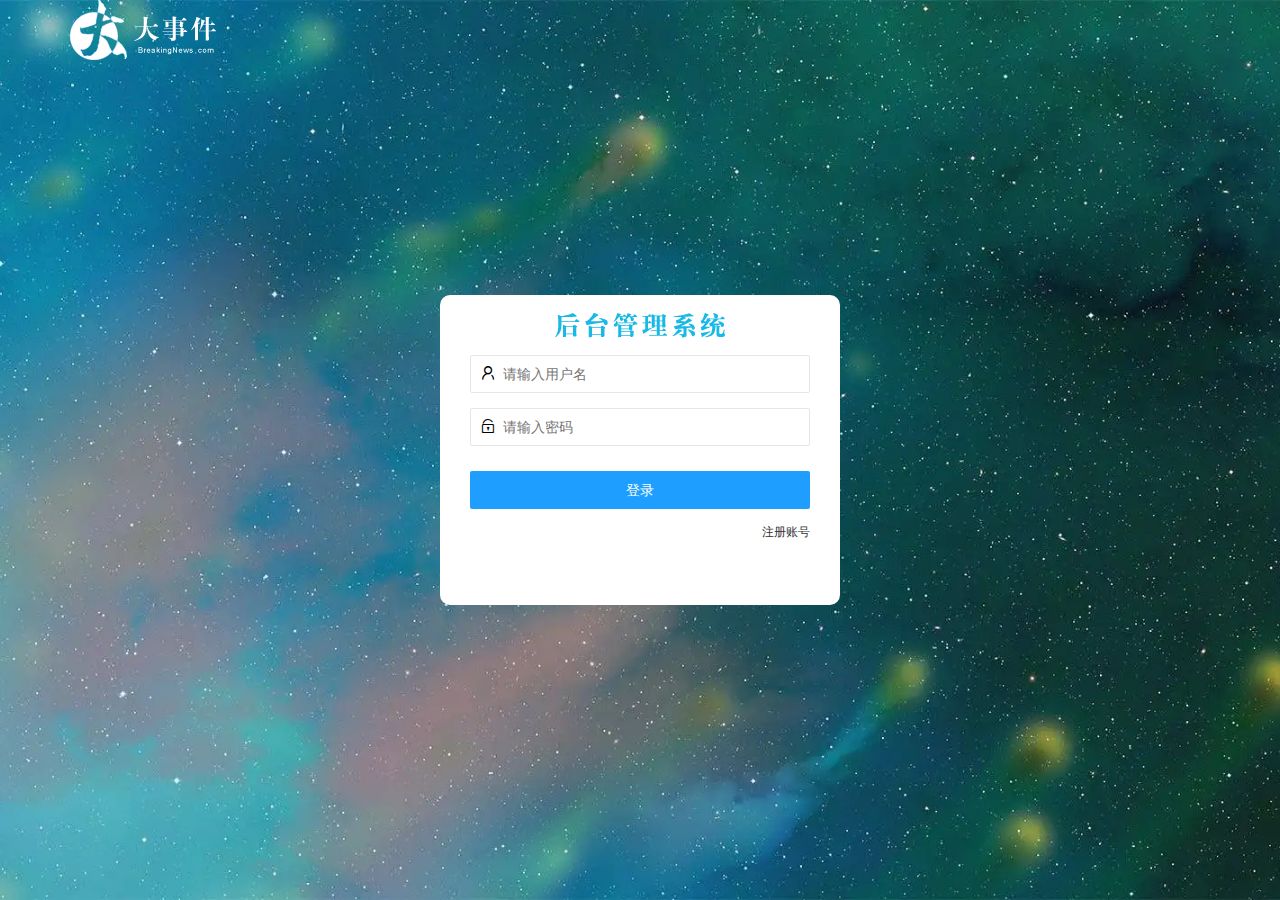
<file: login.html>
<!DOCTYPE html>
<html lang="en">

<head>
    <meta charset="UTF-8" />
    <meta http-equiv="X-UA-Compatible" content="IE=edge" />
    <meta name="viewport" content="width=device-width, initial-scale=1.0" />
    <title>大事件-登录</title>
    <!-- 导入 LayUI 样式 -->
    <link rel="stylesheet" href="/assets/lib/layui/css/layui.css">
    <!-- 导入自定义样式 -->
    <link rel="stylesheet" href="/assets/css/login.css">
</head>

<body>
    <!-- 头部 logo 区域 -->
    <div class="layui-main">
        <img src="/assets/images/logo.png" alt="" />
    </div>

    <!-- 登录注册区域 -->
    <div class="loginAndRegBox">
        <!-- 登录标题 -->
        <div class="title-box"></div>
        <!-- 登录 -->
        <div class="login-box">
            <form class="layui-form" id="form_login">

                <!-- 用户名 -->
                <div class="layui-form-item">
                    <!-- 引入iconfont -->
                    <i class="layui-icon layui-icon-username"></i>
                    <input type="text" name="username" required lay-verify="required" placeholder="请输入用户名" autocomplete="off" class="layui-input" />
                </div>

                <!-- 密码 -->
                <div class="layui-form-item">
                    <!-- 引入iconfont -->
                    <i class="layui-icon layui-icon-password"></i>
                    <input type="password" name="password" required lay-verify="required" placeholder="请输入密码" autocomplete="off" class="layui-input" />
                </div>

                <!-- 登录按钮 -->
                <div class="layui-form-item">
                    <!-- 注意：表单提交按钮和普通按钮的区别，就是 lay-submit 属性 -->
                    <button class="layui-btn layui-btn-normal layui-btn-fluid" lay-submit>
                登录
            </button>
                </div>
                <div class="layui-form-item link">
                    <a href="javascript:;" id="link_reg">注册账号</a>
                </div>
            </form>
        </div>

        <!-- 注册 -->
        <div class="reg-box">
            <form class="layui-form" id="form_reg">
                <!-- 用户名 -->
                <div class="layui-form-item">
                    <i class="layui-icon layui-icon-username"></i>
                    <input type="text" name="username" required lay-verify="required" placeholder="请输入用户名" autocomplete="off" class="layui-input" />
                </div>

                <!-- 密码 -->
                <div class="layui-form-item">
                    <i class="layui-icon layui-icon-password"></i>
                    <input type="password" name="password" required lay-verify="required|pwd" placeholder="请输入密码" autocomplete="off" class="layui-input" />
                </div>

                <!-- 确认密码 -->
                <div class="layui-form-item">
                    <i class="layui-icon layui-icon-password"></i>
                    <input type="password" name="repassword" required lay-verify="required|pwd|repwd" placeholder="再次确认密码" autocomplete="off" class="layui-input" />
                </div>

                <!-- 注册按钮 -->
                <div class="layui-form-item">
                    <!-- 注意：表单提交按钮和普通按钮的区别，就是 lay-submit 属性 -->
                    <button class="layui-btn layui-btn-normal layui-btn-fluid" lay-submit>
                注册
            </button>
                </div>
                <div class="layui-form-item link">
                    <a href="javascript:;" id="link_login">登录</a>
                </div>
            </form>
        </div>
    </div>
    <!-- 引入layui的js文件 -->
    <script src="/assets/lib/layui/layui.all.js"></script>
    <!-- 引入jquery -->
    <script src="./assets/lib/jquery.js"></script>
    <!-- 引入请求拦截器 -->
    <script src="./assets/js/baseAPI.js"></script>
    <!-- 引入自己的js文件 -->
    <script src="./assets/js/login.js"></script>
</body>

</html>
</file>
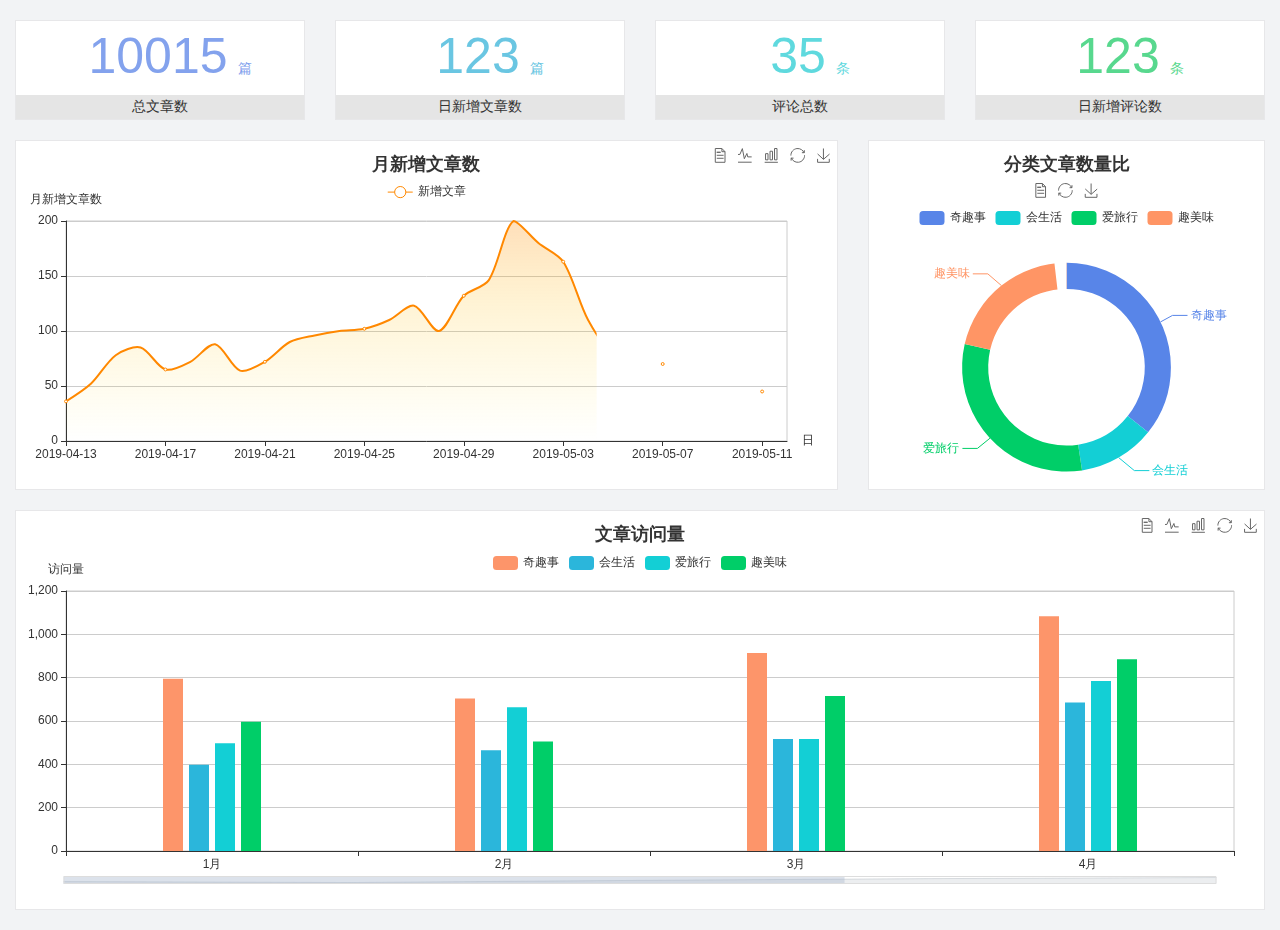
<file: home/dashboard.html>
<!DOCTYPE html>
<html lang="en">

<head>
  <meta charset="UTF-8">
  <meta name="viewport" content="width=device-width, initial-scale=1.0">
  <meta http-equiv="X-UA-Compatible" content="ie=edge">
  <title>图表统计</title>
  <link rel="stylesheet" href="../../assets/lib/bootstrap.css" />
  <link rel="stylesheet" href="../../assets/lib/main.css" />
  <script src="../../assets/lib/jquery.js"></script>
  <script type="text/javascript" src="../../assets/lib/echarts.min.js"></script>
</head>

<body>
  <div class="container-fluid">
    <div class="row spannel_list">
      <div class="col-sm-3 col-xs-6">
        <div class="spannel">
          <em>10015</em><span>篇</span>
          <b>总文章数</b>
        </div>
      </div>
      <div class="col-sm-3 col-xs-6">
        <div class="spannel scolor01">
          <em>123</em><span>篇</span>
          <b>日新增文章数</b>
        </div>
      </div>
      <div class="col-sm-3 col-xs-6">
        <div class="spannel scolor02">
          <em>35</em><span>条</span>
          <b>评论总数</b>
        </div>
      </div>
      <div class="col-sm-3 col-xs-6">
        <div class="spannel scolor03">
          <em>123</em><span>条</span>
          <b>日新增评论数</b>
        </div>
      </div>
    </div>
  </div>

  <div class="container-fluid">
    <div class="row curve-pie">
      <div class="col-lg-8 col-md-8">
        <div class="gragh_pannel" id="curve_show"></div>
      </div>
      <div class="col-lg-4 col-md-4">
        <div class="gragh_pannel" id="pie_show"></div>
      </div>
    </div>
  </div>

  <div class="container-fluid">
    <div class="column_pannel" id="column_show"></div>
  </div>

  <script>
    var oChart = echarts.init(document.getElementById('curve_show'));
    var aList_all = [
      { 'count': 36, 'date': '2019-04-13' },
      { 'count': 52, 'date': '2019-04-14' },
      { 'count': 78, 'date': '2019-04-15' },
      { 'count': 85, 'date': '2019-04-16' },
      { 'count': 65, 'date': '2019-04-17' },
      { 'count': 72, 'date': '2019-04-18' },
      { 'count': 88, 'date': '2019-04-19' },
      { 'count': 64, 'date': '2019-04-20' },
      { 'count': 72, 'date': '2019-04-21' },
      { 'count': 90, 'date': '2019-04-22' },
      { 'count': 96, 'date': '2019-04-23' },
      { 'count': 100, 'date': '2019-04-24' },
      { 'count': 102, 'date': '2019-04-25' },
      { 'count': 110, 'date': '2019-04-26' },
      { 'count': 123, 'date': '2019-04-27' },
      { 'count': 100, 'date': '2019-04-28' },
      { 'count': 132, 'date': '2019-04-29' },
      { 'count': 146, 'date': '2019-04-30' },
      { 'count': 200, 'date': '2019-05-01' },
      { 'count': 180, 'date': '2019-05-02' },
      { 'count': 163, 'date': '2019-05-03' },
      { 'count': 110, 'date': '2019-05-04' },
      { 'count': 80, 'date': '2019-05-05' },
      { 'count': 82, 'date': '2019-05-06' },
      { 'count': 70, 'date': '2019-05-07' },
      { 'count': 65, 'date': '2019-05-08' },
      { 'count': 54, 'date': '2019-05-09' },
      { 'count': 40, 'date': '2019-05-10' },
      { 'count': 45, 'date': '2019-05-11' },
      { 'count': 38, 'date': '2019-05-12' },
    ];

    let aCount = [];
    let aDate = [];

    for (var i = 0; i < aList_all.length; i++) {
      aCount.push(aList_all[i].count);
      aDate.push(aList_all[i].date);
    }

    var chartopt = {
      title: {
        text: '月新增文章数',
        left: 'center',
        top: '10'
      },
      tooltip: {
        trigger: 'axis'
      },
      legend: {
        data: ['新增文章'],
        top: '40'
      },
      toolbox: {
        show: true,
        feature: {
          mark: { show: true },
          dataView: { show: true, readOnly: false },
          magicType: { show: true, type: ['line', 'bar'] },
          restore: { show: true },
          saveAsImage: { show: true }
        }
      },
      calculable: true,
      xAxis: [
        {
          name: '日',
          type: 'category',
          boundaryGap: false,
          data: aDate
        }
      ],
      yAxis: [
        {
          name: '月新增文章数',
          type: 'value'
        }
      ],
      series: [
        {
          name: '新增文章',
          type: 'line',
          smooth: true,
          itemStyle: { normal: { areaStyle: { type: 'default' }, color: '#f80' }, lineStyle: { color: '#f80' } },
          data: aCount
        }],
      areaStyle: {
        normal: {
          color: new echarts.graphic.LinearGradient(0, 0, 0, 1, [{
            offset: 0,
            color: 'rgba(255,136,0,0.39)'
          }, {
            offset: .34,
            color: 'rgba(255,180,0,0.25)'
          }, {
            offset: 1,
            color: 'rgba(255,222,0,0.00)'
          }])

        }
      },
      grid: {
        show: true,
        x: 50,
        x2: 50,
        y: 80,
        height: 220
      }
    };

    oChart.setOption(chartopt);


    var oPie = echarts.init(document.getElementById('pie_show'));
    var oPieopt =
    {
      title: {
        top: 10,
        text: '分类文章数量比',
        x: 'center'
      },
      tooltip: {
        trigger: 'item',
        formatter: "{a} <br/>{b} : {c} ({d}%)"
      },
      color: ['#5885e8', '#13cfd5', '#00ce68', '#ff9565'],
      legend: {
        x: 'center',
        top: 65,
        data: ['奇趣事', '会生活', '爱旅行', '趣美味']
      },
      toolbox: {
        show: true,
        x: 'center',
        top: 35,
        feature: {
          mark: { show: true },
          dataView: { show: true, readOnly: false },
          magicType: {
            show: true,
            type: ['pie', 'funnel'],
            option: {
              funnel: {
                x: '25%',
                width: '50%',
                funnelAlign: 'left',
                max: 1548
              }
            }
          },
          restore: { show: true },
          saveAsImage: { show: true }
        }
      },
      calculable: true,
      series: [
        {
          name: '访问来源',
          type: 'pie',
          radius: ['45%', '60%'],
          center: ['50%', '65%'],
          data: [
            { value: 300, name: '奇趣事' },
            { value: 100, name: '会生活' },
            { value: 260, name: '爱旅行' },
            { value: 180, name: '趣美味' }
          ]
        }
      ]
    };
    oPie.setOption(oPieopt);



    var oColumn = this.echarts.init(document.getElementById('column_show'));
    var oColumnopt =
    {
      title: {
        text: '文章访问量',
        left: 'center',
        top: '10'
      },
      tooltip: {
        trigger: 'axis'
      },
      legend: {
        data: ['奇趣事', '会生活', '爱旅行', '趣美味'],
        top: '40'
      },
      toolbox: {
        show: true,
        feature: {
          mark: { show: true },
          dataView: { show: true, readOnly: false },
          magicType: { show: true, type: ['line', 'bar'] },
          restore: { show: true },
          saveAsImage: { show: true }
        }
      },
      calculable: true,
      xAxis: [
        {
          type: 'category',
          data: ['1月', '2月', '3月', '4月', '5月']
        }
      ],
      yAxis: [
        {
          name: '访问量',
          type: 'value'
        }
      ],
      series: [
        {
          name: '奇趣事',
          type: 'bar',
          barWidth: 20,
          itemStyle: {
            normal: { areaStyle: { type: 'default' }, color: '#fd956a' }
          },
          data: [800, 708, 920, 1090, 1200]
        },
        {
          name: '会生活',
          type: 'bar',
          barWidth: 20,
          itemStyle: {
            normal: { areaStyle: { type: 'default' }, color: '#2bb6db' }
          },
          data: [400, 468, 520, 690, 800]
        },
        {
          name: '爱旅行',
          type: 'bar',
          barWidth: 20,
          itemStyle: {
            normal: { areaStyle: { type: 'default' }, color: '#13cfd5' }
          },
          data: [500, 668, 520, 790, 900]
        },
        {
          name: '趣美味',
          type: 'bar',
          barWidth: 20,
          itemStyle: {
            normal: { areaStyle: { type: 'default' }, color: '#00ce68' }
          },
          data: [600, 508, 720, 890, 1000]
        }
      ],
      grid: {
        show: true,
        x: 50,
        x2: 30,
        y: 80,
        height: 260
      },
      dataZoom: [//给x轴设置滚动条
        {
          start: 0,//默认为0
          end: 100 - 1000 / 31,//默认为100
          type: 'slider',
          show: true,
          xAxisIndex: [0],
          handleSize: 0,//滑动条的 左右2个滑动条的大小
          height: 8,//组件高度
          left: 45, //左边的距离
          right: 50,//右边的距离
          bottom: 26,//右边的距离
          handleColor: '#ddd',//h滑动图标的颜色
          handleStyle: {
            borderColor: "#cacaca",
            borderWidth: "1",
            shadowBlur: 2,
            background: "#ddd",
            shadowColor: "#ddd",
          }
        }]
    };
    oColumn.setOption(oColumnopt);
  </script>
</body>

</html>
</file>
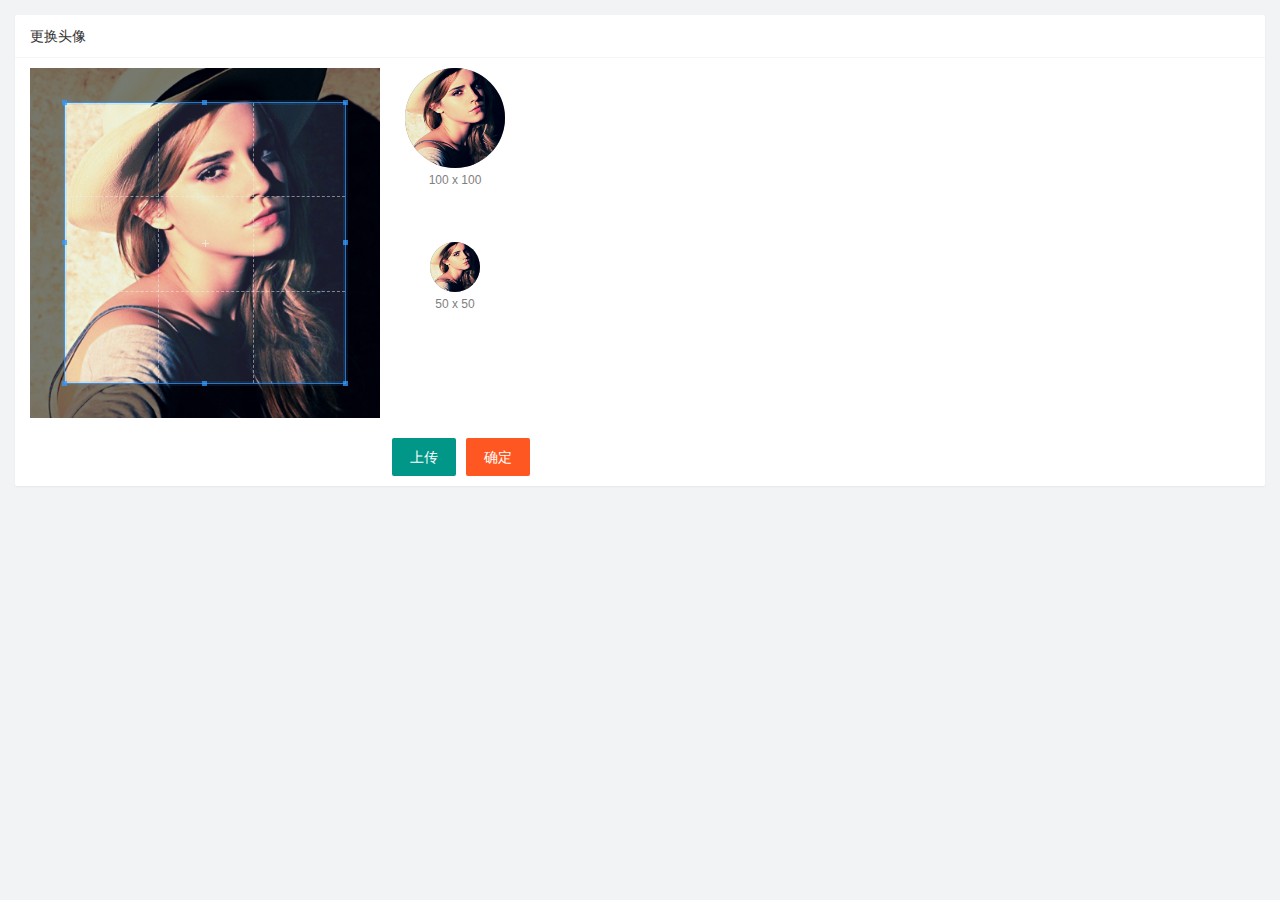
<file: user/user_avatar.html>
<!DOCTYPE html>
<html lang="en">

<head>
    <meta charset="UTF-8" />
    <meta http-equiv="X-UA-Compatible" content="IE=edge" />
    <meta name="viewport" content="width=device-width, initial-scale=1.0" />
    <title>Document</title>
    <link rel="stylesheet" href="/assets/lib/layui/css/layui.css" />
    <link rel="stylesheet" href="/assets/lib/cropper/cropper.css">
    <link rel="stylesheet" href="/assets/css/user/user_avatar.css" />
</head>

<body>
    <div class="layui-card">
        <div class="layui-card-header">更换头像</div>
        <div class="layui-card-body">
            <!-- 第一行的图片裁剪和预览区域 -->
            <div class="row1">
                <!-- 图片裁剪区域 -->
                <div class="cropper-box">
                    <!-- 这个 img 标签很重要，将来会把它初始化为裁剪区域 -->
                    <img id="image" src="/assets/images/sample.jpg" />
                </div>
                <!-- 图片的预览区域 -->
                <div class="preview-box">
                    <div>
                        <!-- 宽高为 100px 的预览区域 -->
                        <div class="img-preview w100"></div>
                        <p class="size">100 x 100</p>
                    </div>
                    <div>
                        <!-- 宽高为 50px 的预览区域 -->
                        <div class="img-preview w50"></div>
                        <p class="size">50 x 50</p>
                    </div>
                </div>
            </div>
            <!-- 第二行的按钮区域 -->
            <div class="row2">
                <input type="file" id="files" accept="image/jpg,image/jpeg,image/png" />
                <button type="button" class="layui-btn" id="upload">上传</button>
                <button type="button" class="layui-btn layui-btn-danger" id="btn_Upload">确定</button>
            </div>
        </div>
    </div>
    <script src="/assets/lib/layui/layui.all.js"></script>
    <script src="/assets/lib/jquery.js"></script>
    <script src="/assets/lib/cropper/Cropper.js"></script>
    <script src="/assets/lib/cropper/jquery-cropper.js"></script>
    <script src="/assets/js/baseAPI.js"></script>
    <script src="/assets/js/user/user_avatar.js"></script>
</body>

</html>
</file>
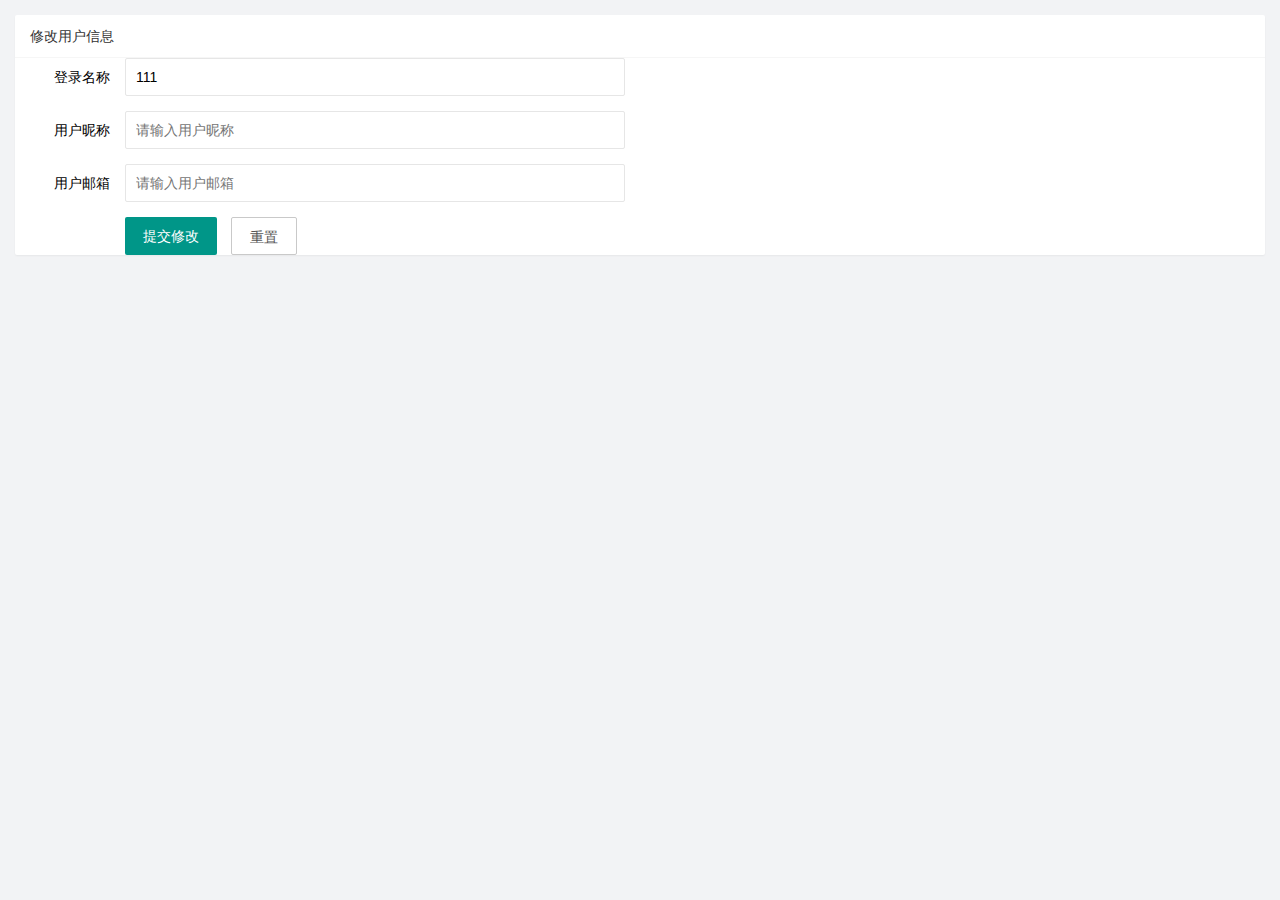
<file: user/user_info.html>
<!DOCTYPE html>
<html lang="en">

<head>
    <meta charset="UTF-8">
    <meta http-equiv="X-UA-Compatible" content="IE=edge">
    <meta name="viewport" content="width=device-width, initial-scale=1.0">
    <title>Document</title>
    <link rel="stylesheet" href="/assets/lib/layui/css/layui.css">
    <link rel="stylesheet" href="/assets/css/user/user_info.css">

</head>

<body>
    <div class="layui-card">
        <div class="layui-card-header">修改用户信息</div>
        <!-- form 表单 -->
        <form class="layui-form" lay-filter="formUserInfo">
            <!-- 添加隐藏域 -->
            <input type="hidden" name="id">
            <div class="layui-form-item">
                <label class="layui-form-label">登录名称</label>
                <div class="layui-input-block">
                    <input type="text" name="username" required readonly lay-verify="required" placeholder="请输入登录名称" autocomplete="off" class="layui-input" value="111" />
                </div>
            </div>
            <div class="layui-form-item">
                <label class="layui-form-label">用户昵称</label>
                <div class="layui-input-block">
                    <input type="text" name="nickname" required lay-verify="required|nickname" placeholder="请输入用户昵称" autocomplete="off" class="layui-input" />
                </div>
            </div>
            <div class="layui-form-item">
                <label class="layui-form-label">用户邮箱</label>
                <div class="layui-input-block">
                    <input type="text" name="email" required lay-verify="required|email" placeholder="请输入用户邮箱" autocomplete="off" class="layui-input" />
                </div>
            </div>
            <div class="layui-form-item">
                <div class="layui-input-block">
                    <button class="layui-btn" lay-submit lay-filter="formDemo">提交修改</button>
                    <button type="reset" class="layui-btn layui-btn-primary" id="btnReset">重置</button>
                </div>
            </div>
        </form>
    </div>
    <script src="/assets/lib/layui/layui.all.js"></script>
    <script src="/assets/lib/jquery.js"></script>
    <script src="/assets/js/baseAPI.js"></script>
    <script src="/assets/js/user/user_info.js"></script>
</body>

</html>
</file>
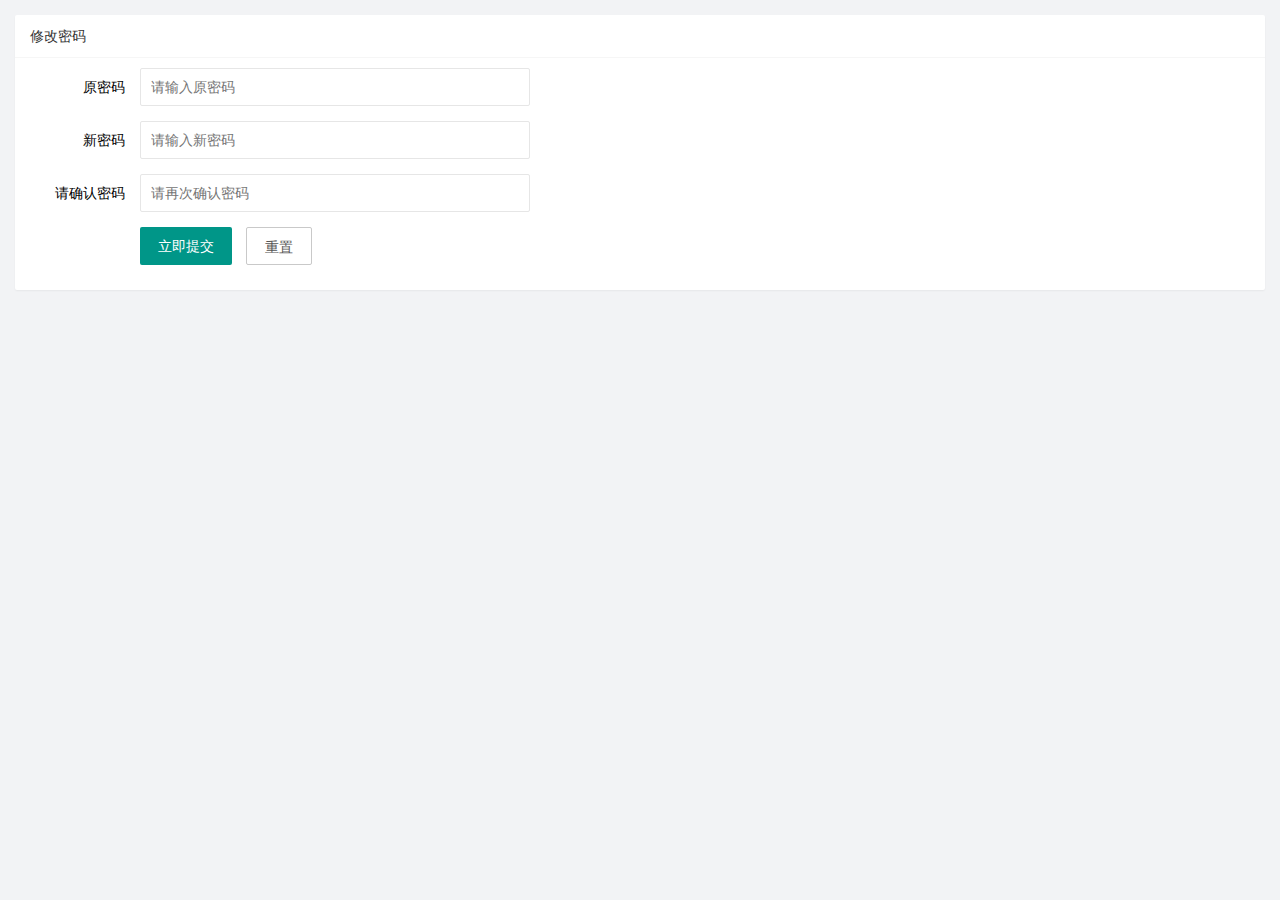
<file: user/user_pwd.html>
<!DOCTYPE html>
<html lang="en">

<head>
    <meta charset="UTF-8" />
    <meta http-equiv="X-UA-Compatible" content="IE=edge" />
    <meta name="viewport" content="width=device-width, initial-scale=1.0" />
    <title>Document</title>
    <link rel="stylesheet" href="/assets/lib/layui/css/layui.css" />
    <link rel="stylesheet" href="/assets/css/user/user_pwd.css" />
</head>

<body>
    <div class="layui-card">
        <div class="layui-card-header">修改密码</div>
        <div class="layui-card-body">
            <form class="layui-form" action="">
                <div class="layui-form-item">
                    <label class="layui-form-label">原密码</label>
                    <div class="layui-input-block">
                        <input type="password" name="oldPwd" required lay-verify="required|pwd" placeholder="请输入原密码" autocomplete="off" class="layui-input" />
                    </div>
                </div>
                <div class="layui-form-item">
                    <label class="layui-form-label">新密码</label>
                    <div class="layui-input-block">
                        <input type="password" name="newPwd" required lay-verify="required|pwd|samePwd" placeholder="请输入新密码" autocomplete="off" class="layui-input" />
                    </div>
                </div>
                <div class="layui-form-item">
                    <label class="layui-form-label">请确认密码</label>
                    <div class="layui-input-block">
                        <input type="password" name="rePwd" required lay-verify="required|pwd|rePwd" placeholder="请再次确认密码" autocomplete="off" class="layui-input" />
                    </div>
                </div>
                <div class="layui-form-item">
                    <div class="layui-input-block">
                        <button class="layui-btn" lay-submit lay-filter="formDemo">
                立即提交
              </button>
                        <button type="reset" class="layui-btn layui-btn-primary">
                重置
              </button>
                    </div>
                </div>
            </form>
        </div>
    </div>
    <!-- 导入 layui 的 js -->
    <script src="/assets/lib/layui/layui.all.js"></script>
    <!-- 导入 jQuery -->
    <script src="/assets/lib/jquery.js"></script>
    <!-- 导入 baseAPI -->
    <script src="/assets/js/baseAPI.js"></script>
    <!-- 导入自己的 js -->
    <script src="/assets/js/user/user_pwd.js"></script>
</body>

</html>
</file>
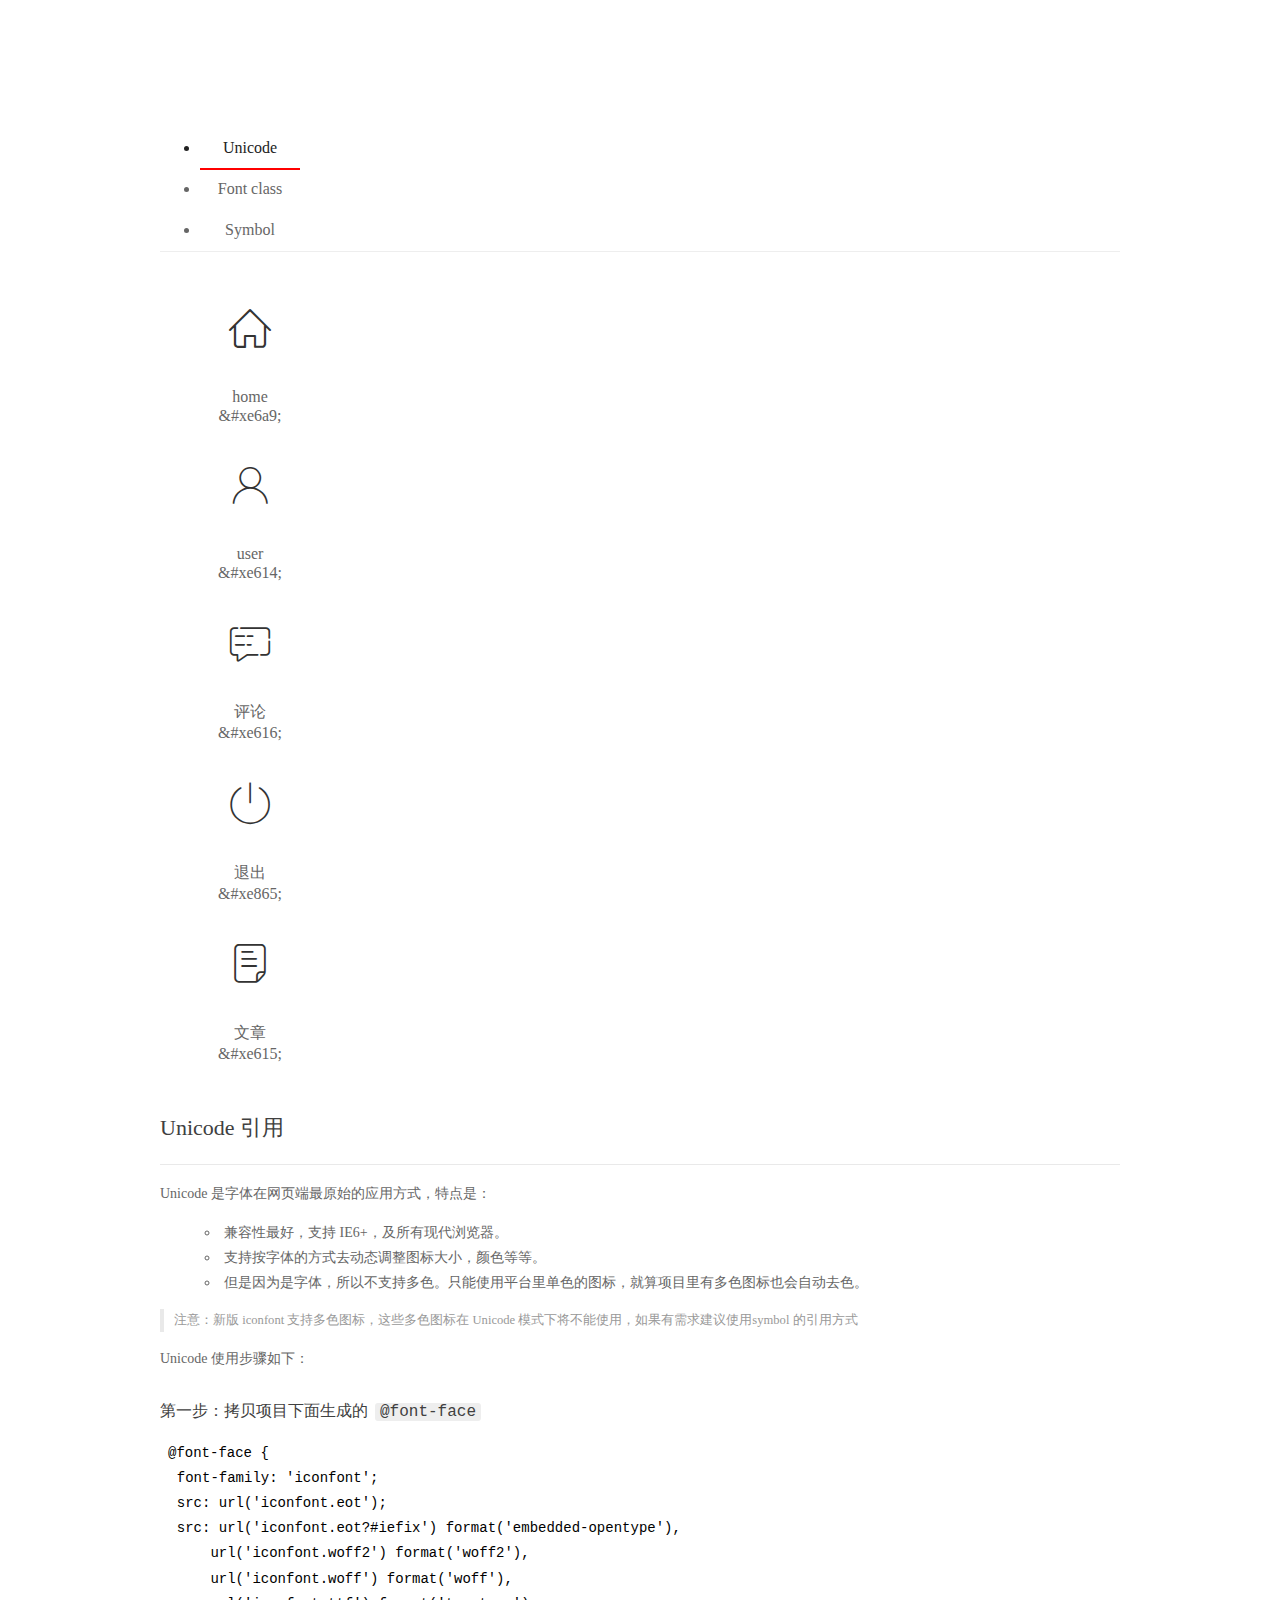
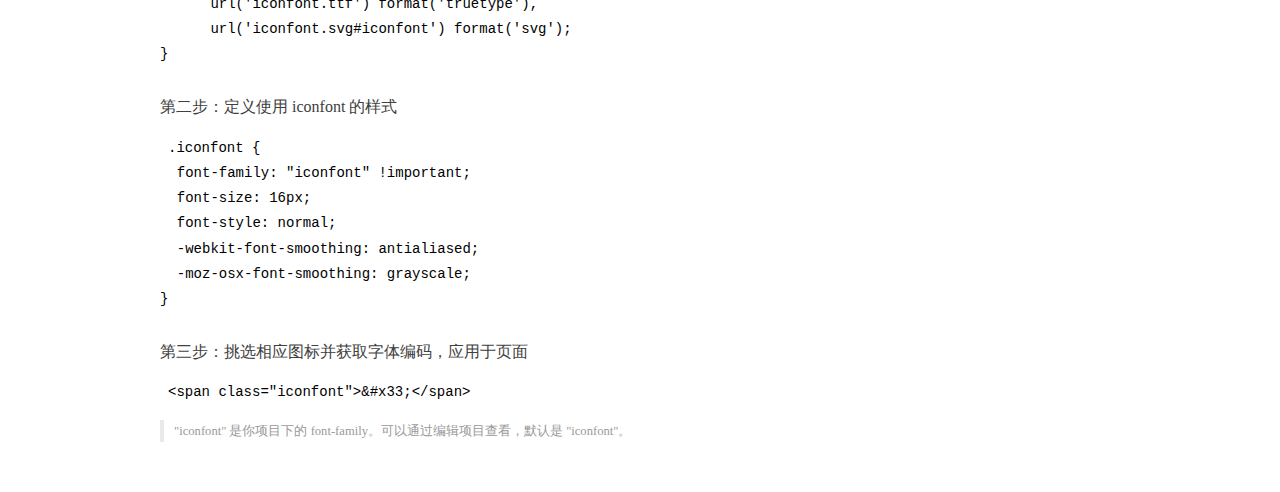
<file: assets/fonts/demo_index.html>
<!DOCTYPE html>
<html>
<head>
  <meta charset="utf-8"/>
  <title>IconFont Demo</title>
  <link rel="shortcut icon" href="https://gtms04.alicdn.com/tps/i4/TB1_oz6GVXXXXaFXpXXJDFnIXXX-64-64.ico" type="image/x-icon"/>
  <link rel="stylesheet" href="https://g.alicdn.com/thx/cube/1.3.2/cube.min.css">
  <link rel="stylesheet" href="demo.css">
  <link rel="stylesheet" href="iconfont.css">
  <script src="iconfont.js"></script>
  <!-- jQuery -->
  <script src="https://a1.alicdn.com/oss/uploads/2018/12/26/7bfddb60-08e8-11e9-9b04-53e73bb6408b.js"></script>
  <!-- 代码高亮 -->
  <script src="https://a1.alicdn.com/oss/uploads/2018/12/26/a3f714d0-08e6-11e9-8a15-ebf944d7534c.js"></script>
</head>
<body>
  <div class="main">
    <h1 class="logo"><a href="https://www.iconfont.cn/" title="iconfont 首页" target="_blank">&#xe86b;</a></h1>
    <div class="nav-tabs">
      <ul id="tabs" class="dib-box">
        <li class="dib active"><span>Unicode</span></li>
        <li class="dib"><span>Font class</span></li>
        <li class="dib"><span>Symbol</span></li>
      </ul>
      
    </div>
    <div class="tab-container">
      <div class="content unicode" style="display: block;">
          <ul class="icon_lists dib-box">
          
            <li class="dib">
              <span class="icon iconfont">&#xe6a9;</span>
                <div class="name">home</div>
                <div class="code-name">&amp;#xe6a9;</div>
              </li>
          
            <li class="dib">
              <span class="icon iconfont">&#xe614;</span>
                <div class="name">user</div>
                <div class="code-name">&amp;#xe614;</div>
              </li>
          
            <li class="dib">
              <span class="icon iconfont">&#xe616;</span>
                <div class="name">评论</div>
                <div class="code-name">&amp;#xe616;</div>
              </li>
          
            <li class="dib">
              <span class="icon iconfont">&#xe865;</span>
                <div class="name">退出</div>
                <div class="code-name">&amp;#xe865;</div>
              </li>
          
            <li class="dib">
              <span class="icon iconfont">&#xe615;</span>
                <div class="name">文章</div>
                <div class="code-name">&amp;#xe615;</div>
              </li>
          
          </ul>
          <div class="article markdown">
          <h2 id="unicode-">Unicode 引用</h2>
          <hr>

          <p>Unicode 是字体在网页端最原始的应用方式，特点是：</p>
          <ul>
            <li>兼容性最好，支持 IE6+，及所有现代浏览器。</li>
            <li>支持按字体的方式去动态调整图标大小，颜色等等。</li>
            <li>但是因为是字体，所以不支持多色。只能使用平台里单色的图标，就算项目里有多色图标也会自动去色。</li>
          </ul>
          <blockquote>
            <p>注意：新版 iconfont 支持多色图标，这些多色图标在 Unicode 模式下将不能使用，如果有需求建议使用symbol 的引用方式</p>
          </blockquote>
          <p>Unicode 使用步骤如下：</p>
          <h3 id="-font-face">第一步：拷贝项目下面生成的 <code>@font-face</code></h3>
<pre><code class="language-css"
>@font-face {
  font-family: 'iconfont';
  src: url('iconfont.eot');
  src: url('iconfont.eot?#iefix') format('embedded-opentype'),
      url('iconfont.woff2') format('woff2'),
      url('iconfont.woff') format('woff'),
      url('iconfont.ttf') format('truetype'),
      url('iconfont.svg#iconfont') format('svg');
}
</code></pre>
          <h3 id="-iconfont-">第二步：定义使用 iconfont 的样式</h3>
<pre><code class="language-css"
>.iconfont {
  font-family: "iconfont" !important;
  font-size: 16px;
  font-style: normal;
  -webkit-font-smoothing: antialiased;
  -moz-osx-font-smoothing: grayscale;
}
</code></pre>
          <h3 id="-">第三步：挑选相应图标并获取字体编码，应用于页面</h3>
<pre>
<code class="language-html"
>&lt;span class="iconfont"&gt;&amp;#x33;&lt;/span&gt;
</code></pre>
          <blockquote>
            <p>"iconfont" 是你项目下的 font-family。可以通过编辑项目查看，默认是 "iconfont"。</p>
          </blockquote>
          </div>
      </div>
      <div class="content font-class">
        <ul class="icon_lists dib-box">
          
          <li class="dib">
            <span class="icon iconfont icon-home"></span>
            <div class="name">
              home
            </div>
            <div class="code-name">.icon-home
            </div>
          </li>
          
          <li class="dib">
            <span class="icon iconfont icon-user"></span>
            <div class="name">
              user
            </div>
            <div class="code-name">.icon-user
            </div>
          </li>
          
          <li class="dib">
            <span class="icon iconfont icon-pinglun"></span>
            <div class="name">
              评论
            </div>
            <div class="code-name">.icon-pinglun
            </div>
          </li>
          
          <li class="dib">
            <span class="icon iconfont icon-tuichu"></span>
            <div class="name">
              退出
            </div>
            <div class="code-name">.icon-tuichu
            </div>
          </li>
          
          <li class="dib">
            <span class="icon iconfont icon-16"></span>
            <div class="name">
              文章
            </div>
            <div class="code-name">.icon-16
            </div>
          </li>
          
        </ul>
        <div class="article markdown">
        <h2 id="font-class-">font-class 引用</h2>
        <hr>

        <p>font-class 是 Unicode 使用方式的一种变种，主要是解决 Unicode 书写不直观，语意不明确的问题。</p>
        <p>与 Unicode 使用方式相比，具有如下特点：</p>
        <ul>
          <li>兼容性良好，支持 IE8+，及所有现代浏览器。</li>
          <li>相比于 Unicode 语意明确，书写更直观。可以很容易分辨这个 icon 是什么。</li>
          <li>因为使用 class 来定义图标，所以当要替换图标时，只需要修改 class 里面的 Unicode 引用。</li>
          <li>不过因为本质上还是使用的字体，所以多色图标还是不支持的。</li>
        </ul>
        <p>使用步骤如下：</p>
        <h3 id="-fontclass-">第一步：引入项目下面生成的 fontclass 代码：</h3>
<pre><code class="language-html">&lt;link rel="stylesheet" href="./iconfont.css"&gt;
</code></pre>
        <h3 id="-">第二步：挑选相应图标并获取类名，应用于页面：</h3>
<pre><code class="language-html">&lt;span class="iconfont icon-xxx"&gt;&lt;/span&gt;
</code></pre>
        <blockquote>
          <p>"
            iconfont" 是你项目下的 font-family。可以通过编辑项目查看，默认是 "iconfont"。</p>
        </blockquote>
      </div>
      </div>
      <div class="content symbol">
          <ul class="icon_lists dib-box">
          
            <li class="dib">
                <svg class="icon svg-icon" aria-hidden="true">
                  <use xlink:href="#icon-home"></use>
                </svg>
                <div class="name">home</div>
                <div class="code-name">#icon-home</div>
            </li>
          
            <li class="dib">
                <svg class="icon svg-icon" aria-hidden="true">
                  <use xlink:href="#icon-user"></use>
                </svg>
                <div class="name">user</div>
                <div class="code-name">#icon-user</div>
            </li>
          
            <li class="dib">
                <svg class="icon svg-icon" aria-hidden="true">
                  <use xlink:href="#icon-pinglun"></use>
                </svg>
                <div class="name">评论</div>
                <div class="code-name">#icon-pinglun</div>
            </li>
          
            <li class="dib">
                <svg class="icon svg-icon" aria-hidden="true">
                  <use xlink:href="#icon-tuichu"></use>
                </svg>
                <div class="name">退出</div>
                <div class="code-name">#icon-tuichu</div>
            </li>
          
            <li class="dib">
                <svg class="icon svg-icon" aria-hidden="true">
                  <use xlink:href="#icon-16"></use>
                </svg>
                <div class="name">文章</div>
                <div class="code-name">#icon-16</div>
            </li>
          
          </ul>
          <div class="article markdown">
          <h2 id="symbol-">Symbol 引用</h2>
          <hr>

          <p>这是一种全新的使用方式，应该说这才是未来的主流，也是平台目前推荐的用法。相关介绍可以参考这篇<a href="">文章</a>
            这种用法其实是做了一个 SVG 的集合，与另外两种相比具有如下特点：</p>
          <ul>
            <li>支持多色图标了，不再受单色限制。</li>
            <li>通过一些技巧，支持像字体那样，通过 <code>font-size</code>, <code>color</code> 来调整样式。</li>
            <li>兼容性较差，支持 IE9+，及现代浏览器。</li>
            <li>浏览器渲染 SVG 的性能一般，还不如 png。</li>
          </ul>
          <p>使用步骤如下：</p>
          <h3 id="-symbol-">第一步：引入项目下面生成的 symbol 代码：</h3>
<pre><code class="language-html">&lt;script src="./iconfont.js"&gt;&lt;/script&gt;
</code></pre>
          <h3 id="-css-">第二步：加入通用 CSS 代码（引入一次就行）：</h3>
<pre><code class="language-html">&lt;style&gt;
.icon {
  width: 1em;
  height: 1em;
  vertical-align: -0.15em;
  fill: currentColor;
  overflow: hidden;
}
&lt;/style&gt;
</code></pre>
          <h3 id="-">第三步：挑选相应图标并获取类名，应用于页面：</h3>
<pre><code class="language-html">&lt;svg class="icon" aria-hidden="true"&gt;
  &lt;use xlink:href="#icon-xxx"&gt;&lt;/use&gt;
&lt;/svg&gt;
</code></pre>
          </div>
      </div>

    </div>
  </div>
  <script>
  $(document).ready(function () {
      $('.tab-container .content:first').show()

      $('#tabs li').click(function (e) {
        var tabContent = $('.tab-container .content')
        var index = $(this).index()

        if ($(this).hasClass('active')) {
          return
        } else {
          $('#tabs li').removeClass('active')
          $(this).addClass('active')

          tabContent.hide().eq(index).fadeIn()
        }
      })
    })
  </script>
</body>
</html>
</file>
<file: assets/lib/layui/css/layui.css>
/** layui-v2.5.5 MIT License By https://www.layui.com */
 .layui-inline,img{display:inline-block;vertical-align:middle}h1,h2,h3,h4,h5,h6{font-weight:400}.layui-edge,.layui-header,.layui-inline,.layui-main{position:relative}.layui-body,.layui-edge,.layui-elip{overflow:hidden}.layui-btn,.layui-edge,.layui-inline,img{vertical-align:middle}.layui-btn,.layui-disabled,.layui-icon,.layui-unselect{-moz-user-select:none;-webkit-user-select:none;-ms-user-select:none}.layui-elip,.layui-form-checkbox span,.layui-form-pane .layui-form-label{text-overflow:ellipsis;white-space:nowrap}.layui-breadcrumb,.layui-tree-btnGroup{visibility:hidden}blockquote,body,button,dd,div,dl,dt,form,h1,h2,h3,h4,h5,h6,input,li,ol,p,pre,td,textarea,th,ul{margin:0;padding:0;-webkit-tap-highlight-color:rgba(0,0,0,0)}a:active,a:hover{outline:0}img{border:none}li{list-style:none}table{border-collapse:collapse;border-spacing:0}h4,h5,h6{font-size:100%}button,input,optgroup,option,select,textarea{font-family:inherit;font-size:inherit;font-style:inherit;font-weight:inherit;outline:0}pre{white-space:pre-wrap;white-space:-moz-pre-wrap;white-space:-pre-wrap;white-space:-o-pre-wrap;word-wrap:break-word}body{line-height:24px;font:14px Helvetica Neue,Helvetica,PingFang SC,Tahoma,Arial,sans-serif}hr{height:1px;margin:10px 0;border:0;clear:both}a{color:#333;text-decoration:none}a:hover{color:#777}a cite{font-style:normal;*cursor:pointer}.layui-border-box,.layui-border-box *{box-sizing:border-box}.layui-box,.layui-box *{box-sizing:content-box}.layui-clear{clear:both;*zoom:1}.layui-clear:after{content:'\20';clear:both;*zoom:1;display:block;height:0}.layui-inline{*display:inline;*zoom:1}.layui-edge{display:inline-block;width:0;height:0;border-width:6px;border-style:dashed;border-color:transparent}.layui-edge-top{top:-4px;border-bottom-color:#999;border-bottom-style:solid}.layui-edge-right{border-left-color:#999;border-left-style:solid}.layui-edge-bottom{top:2px;border-top-color:#999;border-top-style:solid}.layui-edge-left{border-right-color:#999;border-right-style:solid}.layui-disabled,.layui-disabled:hover{color:#d2d2d2!important;cursor:not-allowed!important}.layui-circle{border-radius:100%}.layui-show{display:block!important}.layui-hide{display:none!important}@font-face{font-family:layui-icon;src:url(../font/iconfont.eot?v=250);src:url(../font/iconfont.eot?v=250#iefix) format('embedded-opentype'),url(../font/iconfont.woff2?v=250) format('woff2'),url(../font/iconfont.woff?v=250) format('woff'),url(../font/iconfont.ttf?v=250) format('truetype'),url(../font/iconfont.svg?v=250#layui-icon) format('svg')}.layui-icon{font-family:layui-icon!important;font-size:16px;font-style:normal;-webkit-font-smoothing:antialiased;-moz-osx-font-smoothing:grayscale}.layui-icon-reply-fill:before{content:"\e611"}.layui-icon-set-fill:before{content:"\e614"}.layui-icon-menu-fill:before{content:"\e60f"}.layui-icon-search:before{content:"\e615"}.layui-icon-share:before{content:"\e641"}.layui-icon-set-sm:before{content:"\e620"}.layui-icon-engine:before{content:"\e628"}.layui-icon-close:before{content:"\1006"}.layui-icon-close-fill:before{content:"\1007"}.layui-icon-chart-screen:before{content:"\e629"}.layui-icon-star:before{content:"\e600"}.layui-icon-circle-dot:before{content:"\e617"}.layui-icon-chat:before{content:"\e606"}.layui-icon-release:before{content:"\e609"}.layui-icon-list:before{content:"\e60a"}.layui-icon-chart:before{content:"\e62c"}.layui-icon-ok-circle:before{content:"\1005"}.layui-icon-layim-theme:before{content:"\e61b"}.layui-icon-table:before{content:"\e62d"}.layui-icon-right:before{content:"\e602"}.layui-icon-left:before{content:"\e603"}.layui-icon-cart-simple:before{content:"\e698"}.layui-icon-face-cry:before{content:"\e69c"}.layui-icon-face-smile:before{content:"\e6af"}.layui-icon-survey:before{content:"\e6b2"}.layui-icon-tree:before{content:"\e62e"}.layui-icon-upload-circle:before{content:"\e62f"}.layui-icon-add-circle:before{content:"\e61f"}.layui-icon-download-circle:before{content:"\e601"}.layui-icon-templeate-1:before{content:"\e630"}.layui-icon-util:before{content:"\e631"}.layui-icon-face-surprised:before{content:"\e664"}.layui-icon-edit:before{content:"\e642"}.layui-icon-speaker:before{content:"\e645"}.layui-icon-down:before{content:"\e61a"}.layui-icon-file:before{content:"\e621"}.layui-icon-layouts:before{content:"\e632"}.layui-icon-rate-half:before{content:"\e6c9"}.layui-icon-add-circle-fine:before{content:"\e608"}.layui-icon-prev-circle:before{content:"\e633"}.layui-icon-read:before{content:"\e705"}.layui-icon-404:before{content:"\e61c"}.layui-icon-carousel:before{content:"\e634"}.layui-icon-help:before{content:"\e607"}.layui-icon-code-circle:before{content:"\e635"}.layui-icon-water:before{content:"\e636"}.layui-icon-username:before{content:"\e66f"}.layui-icon-find-fill:before{content:"\e670"}.layui-icon-about:before{content:"\e60b"}.layui-icon-location:before{content:"\e715"}.layui-icon-up:before{content:"\e619"}.layui-icon-pause:before{content:"\e651"}.layui-icon-date:before{content:"\e637"}.layui-icon-layim-uploadfile:before{content:"\e61d"}.layui-icon-delete:before{content:"\e640"}.layui-icon-play:before{content:"\e652"}.layui-icon-top:before{content:"\e604"}.layui-icon-friends:before{content:"\e612"}.layui-icon-refresh-3:before{content:"\e9aa"}.layui-icon-ok:before{content:"\e605"}.layui-icon-layer:before{content:"\e638"}.layui-icon-face-smile-fine:before{content:"\e60c"}.layui-icon-dollar:before{content:"\e659"}.layui-icon-group:before{content:"\e613"}.layui-icon-layim-download:before{content:"\e61e"}.layui-icon-picture-fine:before{content:"\e60d"}.layui-icon-link:before{content:"\e64c"}.layui-icon-diamond:before{content:"\e735"}.layui-icon-log:before{content:"\e60e"}.layui-icon-rate-solid:before{content:"\e67a"}.layui-icon-fonts-del:before{content:"\e64f"}.layui-icon-unlink:before{content:"\e64d"}.layui-icon-fonts-clear:before{content:"\e639"}.layui-icon-triangle-r:before{content:"\e623"}.layui-icon-circle:before{content:"\e63f"}.layui-icon-radio:before{content:"\e643"}.layui-icon-align-center:before{content:"\e647"}.layui-icon-align-right:before{content:"\e648"}.layui-icon-align-left:before{content:"\e649"}.layui-icon-loading-1:before{content:"\e63e"}.layui-icon-return:before{content:"\e65c"}.layui-icon-fonts-strong:before{content:"\e62b"}.layui-icon-upload:before{content:"\e67c"}.layui-icon-dialogue:before{content:"\e63a"}.layui-icon-video:before{content:"\e6ed"}.layui-icon-headset:before{content:"\e6fc"}.layui-icon-cellphone-fine:before{content:"\e63b"}.layui-icon-add-1:before{content:"\e654"}.layui-icon-face-smile-b:before{content:"\e650"}.layui-icon-fonts-html:before{content:"\e64b"}.layui-icon-form:before{content:"\e63c"}.layui-icon-cart:before{content:"\e657"}.layui-icon-camera-fill:before{content:"\e65d"}.layui-icon-tabs:before{content:"\e62a"}.layui-icon-fonts-code:before{content:"\e64e"}.layui-icon-fire:before{content:"\e756"}.layui-icon-set:before{content:"\e716"}.layui-icon-fonts-u:before{content:"\e646"}.layui-icon-triangle-d:before{content:"\e625"}.layui-icon-tips:before{content:"\e702"}.layui-icon-picture:before{content:"\e64a"}.layui-icon-more-vertical:before{content:"\e671"}.layui-icon-flag:before{content:"\e66c"}.layui-icon-loading:before{content:"\e63d"}.layui-icon-fonts-i:before{content:"\e644"}.layui-icon-refresh-1:before{content:"\e666"}.layui-icon-rmb:before{content:"\e65e"}.layui-icon-home:before{content:"\e68e"}.layui-icon-user:before{content:"\e770"}.layui-icon-notice:before{content:"\e667"}.layui-icon-login-weibo:before{content:"\e675"}.layui-icon-voice:before{content:"\e688"}.layui-icon-upload-drag:before{content:"\e681"}.layui-icon-login-qq:before{content:"\e676"}.layui-icon-snowflake:before{content:"\e6b1"}.layui-icon-file-b:before{content:"\e655"}.layui-icon-template:before{content:"\e663"}.layui-icon-auz:before{content:"\e672"}.layui-icon-console:before{content:"\e665"}.layui-icon-app:before{content:"\e653"}.layui-icon-prev:before{content:"\e65a"}.layui-icon-website:before{content:"\e7ae"}.layui-icon-next:before{content:"\e65b"}.layui-icon-component:before{content:"\e857"}.layui-icon-more:before{content:"\e65f"}.layui-icon-login-wechat:before{content:"\e677"}.layui-icon-shrink-right:before{content:"\e668"}.layui-icon-spread-left:before{content:"\e66b"}.layui-icon-camera:before{content:"\e660"}.layui-icon-note:before{content:"\e66e"}.layui-icon-refresh:before{content:"\e669"}.layui-icon-female:before{content:"\e661"}.layui-icon-male:before{content:"\e662"}.layui-icon-password:before{content:"\e673"}.layui-icon-senior:before{content:"\e674"}.layui-icon-theme:before{content:"\e66a"}.layui-icon-tread:before{content:"\e6c5"}.layui-icon-praise:before{content:"\e6c6"}.layui-icon-star-fill:before{content:"\e658"}.layui-icon-rate:before{content:"\e67b"}.layui-icon-template-1:before{content:"\e656"}.layui-icon-vercode:before{content:"\e679"}.layui-icon-cellphone:before{content:"\e678"}.layui-icon-screen-full:before{content:"\e622"}.layui-icon-screen-restore:before{content:"\e758"}.layui-icon-cols:before{content:"\e610"}.layui-icon-export:before{content:"\e67d"}.layui-icon-print:before{content:"\e66d"}.layui-icon-slider:before{content:"\e714"}.layui-icon-addition:before{content:"\e624"}.layui-icon-subtraction:before{content:"\e67e"}.layui-icon-service:before{content:"\e626"}.layui-icon-transfer:before{content:"\e691"}.layui-main{width:1140px;margin:0 auto}.layui-header{z-index:1000;height:60px}.layui-header a:hover{transition:all .5s;-webkit-transition:all .5s}.layui-side{position:fixed;left:0;top:0;bottom:0;z-index:999;width:200px;overflow-x:hidden}.layui-side-scroll{position:relative;width:220px;height:100%;overflow-x:hidden}.layui-body{position:absolute;left:200px;right:0;top:0;bottom:0;z-index:998;width:auto;overflow-y:auto;box-sizing:border-box}.layui-layout-body{overflow:hidden}.layui-layout-admin .layui-header{background-color:#23262E}.layui-layout-admin .layui-side{top:60px;width:200px;overflow-x:hidden}.layui-layout-admin .layui-body{position:fixed;top:60px;bottom:44px}.layui-layout-admin .layui-main{width:auto;margin:0 15px}.layui-layout-admin .layui-footer{position:fixed;left:200px;right:0;bottom:0;height:44px;line-height:44px;padding:0 15px;background-color:#eee}.layui-layout-admin .layui-logo{position:absolute;left:0;top:0;width:200px;height:100%;line-height:60px;text-align:center;color:#009688;font-size:16px}.layui-layout-admin .layui-header .layui-nav{background:0 0}.layui-layout-left{position:absolute!important;left:200px;top:0}.layui-layout-right{position:absolute!important;right:0;top:0}.layui-container{position:relative;margin:0 auto;padding:0 15px;box-sizing:border-box}.layui-fluid{position:relative;margin:0 auto;padding:0 15px}.layui-row:after,.layui-row:before{content:'';display:block;clear:both}.layui-col-lg1,.layui-col-lg10,.layui-col-lg11,.layui-col-lg12,.layui-col-lg2,.layui-col-lg3,.layui-col-lg4,.layui-col-lg5,.layui-col-lg6,.layui-col-lg7,.layui-col-lg8,.layui-col-lg9,.layui-col-md1,.layui-col-md10,.layui-col-md11,.layui-col-md12,.layui-col-md2,.layui-col-md3,.layui-col-md4,.layui-col-md5,.layui-col-md6,.layui-col-md7,.layui-col-md8,.layui-col-md9,.layui-col-sm1,.layui-col-sm10,.layui-col-sm11,.layui-col-sm12,.layui-col-sm2,.layui-col-sm3,.layui-col-sm4,.layui-col-sm5,.layui-col-sm6,.layui-col-sm7,.layui-col-sm8,.layui-col-sm9,.layui-col-xs1,.layui-col-xs10,.layui-col-xs11,.layui-col-xs12,.layui-col-xs2,.layui-col-xs3,.layui-col-xs4,.layui-col-xs5,.layui-col-xs6,.layui-col-xs7,.layui-col-xs8,.layui-col-xs9{position:relative;display:block;box-sizing:border-box}.layui-col-xs1,.layui-col-xs10,.layui-col-xs11,.layui-col-xs12,.layui-col-xs2,.layui-col-xs3,.layui-col-xs4,.layui-col-xs5,.layui-col-xs6,.layui-col-xs7,.layui-col-xs8,.layui-col-xs9{float:left}.layui-col-xs1{width:8.33333333%}.layui-col-xs2{width:16.66666667%}.layui-col-xs3{width:25%}.layui-col-xs4{width:33.33333333%}.layui-col-xs5{width:41.66666667%}.layui-col-xs6{width:50%}.layui-col-xs7{width:58.33333333%}.layui-col-xs8{width:66.66666667%}.layui-col-xs9{width:75%}.layui-col-xs10{width:83.33333333%}.layui-col-xs11{width:91.66666667%}.layui-col-xs12{width:100%}.layui-col-xs-offset1{margin-left:8.33333333%}.layui-col-xs-offset2{margin-left:16.66666667%}.layui-col-xs-offset3{margin-left:25%}.layui-col-xs-offset4{margin-left:33.33333333%}.layui-col-xs-offset5{margin-left:41.66666667%}.layui-col-xs-offset6{margin-left:50%}.layui-col-xs-offset7{margin-left:58.33333333%}.layui-col-xs-offset8{margin-left:66.66666667%}.layui-col-xs-offset9{margin-left:75%}.layui-col-xs-offset10{margin-left:83.33333333%}.layui-col-xs-offset11{margin-left:91.66666667%}.layui-col-xs-offset12{margin-left:100%}@media screen and (max-width:768px){.layui-hide-xs{display:none!important}.layui-show-xs-block{display:block!important}.layui-show-xs-inline{display:inline!important}.layui-show-xs-inline-block{display:inline-block!important}}@media screen and (min-width:768px){.layui-container{width:750px}.layui-hide-sm{display:none!important}.layui-show-sm-block{display:block!important}.layui-show-sm-inline{display:inline!important}.layui-show-sm-inline-block{display:inline-block!important}.layui-col-sm1,.layui-col-sm10,.layui-col-sm11,.layui-col-sm12,.layui-col-sm2,.layui-col-sm3,.layui-col-sm4,.layui-col-sm5,.layui-col-sm6,.layui-col-sm7,.layui-col-sm8,.layui-col-sm9{float:left}.layui-col-sm1{width:8.33333333%}.layui-col-sm2{width:16.66666667%}.layui-col-sm3{width:25%}.layui-col-sm4{width:33.33333333%}.layui-col-sm5{width:41.66666667%}.layui-col-sm6{width:50%}.layui-col-sm7{width:58.33333333%}.layui-col-sm8{width:66.66666667%}.layui-col-sm9{width:75%}.layui-col-sm10{width:83.33333333%}.layui-col-sm11{width:91.66666667%}.layui-col-sm12{width:100%}.layui-col-sm-offset1{margin-left:8.33333333%}.layui-col-sm-offset2{margin-left:16.66666667%}.layui-col-sm-offset3{margin-left:25%}.layui-col-sm-offset4{margin-left:33.33333333%}.layui-col-sm-offset5{margin-left:41.66666667%}.layui-col-sm-offset6{margin-left:50%}.layui-col-sm-offset7{margin-left:58.33333333%}.layui-col-sm-offset8{margin-left:66.66666667%}.layui-col-sm-offset9{margin-left:75%}.layui-col-sm-offset10{margin-left:83.33333333%}.layui-col-sm-offset11{margin-left:91.66666667%}.layui-col-sm-offset12{margin-left:100%}}@media screen and (min-width:992px){.layui-container{width:970px}.layui-hide-md{display:none!important}.layui-show-md-block{display:block!important}.layui-show-md-inline{display:inline!important}.layui-show-md-inline-block{display:inline-block!important}.layui-col-md1,.layui-col-md10,.layui-col-md11,.layui-col-md12,.layui-col-md2,.layui-col-md3,.layui-col-md4,.layui-col-md5,.layui-col-md6,.layui-col-md7,.layui-col-md8,.layui-col-md9{float:left}.layui-col-md1{width:8.33333333%}.layui-col-md2{width:16.66666667%}.layui-col-md3{width:25%}.layui-col-md4{width:33.33333333%}.layui-col-md5{width:41.66666667%}.layui-col-md6{width:50%}.layui-col-md7{width:58.33333333%}.layui-col-md8{width:66.66666667%}.layui-col-md9{width:75%}.layui-col-md10{width:83.33333333%}.layui-col-md11{width:91.66666667%}.layui-col-md12{width:100%}.layui-col-md-offset1{margin-left:8.33333333%}.layui-col-md-offset2{margin-left:16.66666667%}.layui-col-md-offset3{margin-left:25%}.layui-col-md-offset4{margin-left:33.33333333%}.layui-col-md-offset5{margin-left:41.66666667%}.layui-col-md-offset6{margin-left:50%}.layui-col-md-offset7{margin-left:58.33333333%}.layui-col-md-offset8{margin-left:66.66666667%}.layui-col-md-offset9{margin-left:75%}.layui-col-md-offset10{margin-left:83.33333333%}.layui-col-md-offset11{margin-left:91.66666667%}.layui-col-md-offset12{margin-left:100%}}@media screen and (min-width:1200px){.layui-container{width:1170px}.layui-hide-lg{display:none!important}.layui-show-lg-block{display:block!important}.layui-show-lg-inline{display:inline!important}.layui-show-lg-inline-block{display:inline-block!important}.layui-col-lg1,.layui-col-lg10,.layui-col-lg11,.layui-col-lg12,.layui-col-lg2,.layui-col-lg3,.layui-col-lg4,.layui-col-lg5,.layui-col-lg6,.layui-col-lg7,.layui-col-lg8,.layui-col-lg9{float:left}.layui-col-lg1{width:8.33333333%}.layui-col-lg2{width:16.66666667%}.layui-col-lg3{width:25%}.layui-col-lg4{width:33.33333333%}.layui-col-lg5{width:41.66666667%}.layui-col-lg6{width:50%}.layui-col-lg7{width:58.33333333%}.layui-col-lg8{width:66.66666667%}.layui-col-lg9{width:75%}.layui-col-lg10{width:83.33333333%}.layui-col-lg11{width:91.66666667%}.layui-col-lg12{width:100%}.layui-col-lg-offset1{margin-left:8.33333333%}.layui-col-lg-offset2{margin-left:16.66666667%}.layui-col-lg-offset3{margin-left:25%}.layui-col-lg-offset4{margin-left:33.33333333%}.layui-col-lg-offset5{margin-left:41.66666667%}.layui-col-lg-offset6{margin-left:50%}.layui-col-lg-offset7{margin-left:58.33333333%}.layui-col-lg-offset8{margin-left:66.66666667%}.layui-col-lg-offset9{margin-left:75%}.layui-col-lg-offset10{margin-left:83.33333333%}.layui-col-lg-offset11{margin-left:91.66666667%}.layui-col-lg-offset12{margin-left:100%}}.layui-col-space1{margin:-.5px}.layui-col-space1>*{padding:.5px}.layui-col-space3{margin:-1.5px}.layui-col-space3>*{padding:1.5px}.layui-col-space5{margin:-2.5px}.layui-col-space5>*{padding:2.5px}.layui-col-space8{margin:-3.5px}.layui-col-space8>*{padding:3.5px}.layui-col-space10{margin:-5px}.layui-col-space10>*{padding:5px}.layui-col-space12{margin:-6px}.layui-col-space12>*{padding:6px}.layui-col-space15{margin:-7.5px}.layui-col-space15>*{padding:7.5px}.layui-col-space18{margin:-9px}.layui-col-space18>*{padding:9px}.layui-col-space20{margin:-10px}.layui-col-space20>*{padding:10px}.layui-col-space22{margin:-11px}.layui-col-space22>*{padding:11px}.layui-col-space25{margin:-12.5px}.layui-col-space25>*{padding:12.5px}.layui-col-space30{margin:-15px}.layui-col-space30>*{padding:15px}.layui-btn,.layui-input,.layui-select,.layui-textarea,.layui-upload-button{outline:0;-webkit-appearance:none;transition:all .3s;-webkit-transition:all .3s;box-sizing:border-box}.layui-elem-quote{margin-bottom:10px;padding:15px;line-height:22px;border-left:5px solid #009688;border-radius:0 2px 2px 0;background-color:#f2f2f2}.layui-quote-nm{border-style:solid;border-width:1px 1px 1px 5px;background:0 0}.layui-elem-field{margin-bottom:10px;padding:0;border-width:1px;border-style:solid}.layui-elem-field legend{margin-left:20px;padding:0 10px;font-size:20px;font-weight:300}.layui-field-title{margin:10px 0 20px;border-width:1px 0 0}.layui-field-box{padding:10px 15px}.layui-field-title .layui-field-box{padding:10px 0}.layui-progress{position:relative;height:6px;border-radius:20px;background-color:#e2e2e2}.layui-progress-bar{position:absolute;left:0;top:0;width:0;max-width:100%;height:6px;border-radius:20px;text-align:right;background-color:#5FB878;transition:all .3s;-webkit-transition:all .3s}.layui-progress-big,.layui-progress-big .layui-progress-bar{height:18px;line-height:18px}.layui-progress-text{position:relative;top:-20px;line-height:18px;font-size:12px;color:#666}.layui-progress-big .layui-progress-text{position:static;padding:0 10px;color:#fff}.layui-collapse{border-width:1px;border-style:solid;border-radius:2px}.layui-colla-content,.layui-colla-item{border-top-width:1px;border-top-style:solid}.layui-colla-item:first-child{border-top:none}.layui-colla-title{position:relative;height:42px;line-height:42px;padding:0 15px 0 35px;color:#333;background-color:#f2f2f2;cursor:pointer;font-size:14px;overflow:hidden}.layui-colla-content{display:none;padding:10px 15px;line-height:22px;color:#666}.layui-colla-icon{position:absolute;left:15px;top:0;font-size:14px}.layui-card{margin-bottom:15px;border-radius:2px;background-color:#fff;box-shadow:0 1px 2px 0 rgba(0,0,0,.05)}.layui-card:last-child{margin-bottom:0}.layui-card-header{position:relative;height:42px;line-height:42px;padding:0 15px;border-bottom:1px solid #f6f6f6;color:#333;border-radius:2px 2px 0 0;font-size:14px}.layui-bg-black,.layui-bg-blue,.layui-bg-cyan,.layui-bg-green,.layui-bg-orange,.layui-bg-red{color:#fff!important}.layui-card-body{position:relative;padding:10px 15px;line-height:24px}.layui-card-body[pad15]{padding:15px}.layui-card-body[pad20]{padding:20px}.layui-card-body .layui-table{margin:5px 0}.layui-card .layui-tab{margin:0}.layui-panel-window{position:relative;padding:15px;border-radius:0;border-top:5px solid #E6E6E6;background-color:#fff}.layui-auxiliar-moving{position:fixed;left:0;right:0;top:0;bottom:0;width:100%;height:100%;background:0 0;z-index:9999999999}.layui-form-label,.layui-form-mid,.layui-form-select,.layui-input-block,.layui-input-inline,.layui-textarea{position:relative}.layui-bg-red{background-color:#FF5722!important}.layui-bg-orange{background-color:#FFB800!important}.layui-bg-green{background-color:#009688!important}.layui-bg-cyan{background-color:#2F4056!important}.layui-bg-blue{background-color:#1E9FFF!important}.layui-bg-black{background-color:#393D49!important}.layui-bg-gray{background-color:#eee!important;color:#666!important}.layui-badge-rim,.layui-colla-content,.layui-colla-item,.layui-collapse,.layui-elem-field,.layui-form-pane .layui-form-item[pane],.layui-form-pane .layui-form-label,.layui-input,.layui-layedit,.layui-layedit-tool,.layui-quote-nm,.layui-select,.layui-tab-bar,.layui-tab-card,.layui-tab-title,.layui-tab-title .layui-this:after,.layui-textarea{border-color:#e6e6e6}.layui-timeline-item:before,hr{background-color:#e6e6e6}.layui-text{line-height:22px;font-size:14px;color:#666}.layui-text h1,.layui-text h2,.layui-text h3{font-weight:500;color:#333}.layui-text h1{font-size:30px}.layui-text h2{font-size:24px}.layui-text h3{font-size:18px}.layui-text a:not(.layui-btn){color:#01AAED}.layui-text a:not(.layui-btn):hover{text-decoration:underline}.layui-text ul{padding:5px 0 5px 15px}.layui-text ul li{margin-top:5px;list-style-type:disc}.layui-text em,.layui-word-aux{color:#999!important;padding:0 5px!important}.layui-btn{display:inline-block;height:38px;line-height:38px;padding:0 18px;background-color:#009688;color:#fff;white-space:nowrap;text-align:center;font-size:14px;border:none;border-radius:2px;cursor:pointer}.layui-btn:hover{opacity:.8;filter:alpha(opacity=80);color:#fff}.layui-btn:active{opacity:1;filter:alpha(opacity=100)}.layui-btn+.layui-btn{margin-left:10px}.layui-btn-container{font-size:0}.layui-btn-container .layui-btn{margin-right:10px;margin-bottom:10px}.layui-btn-container .layui-btn+.layui-btn{margin-left:0}.layui-table .layui-btn-container .layui-btn{margin-bottom:9px}.layui-btn-radius{border-radius:100px}.layui-btn .layui-icon{margin-right:3px;font-size:18px;vertical-align:bottom;vertical-align:middle\9}.layui-btn-primary{border:1px solid #C9C9C9;background-color:#fff;color:#555}.layui-btn-primary:hover{border-color:#009688;color:#333}.layui-btn-normal{background-color:#1E9FFF}.layui-btn-warm{background-color:#FFB800}.layui-btn-danger{background-color:#FF5722}.layui-btn-checked{background-color:#5FB878}.layui-btn-disabled,.layui-btn-disabled:active,.layui-btn-disabled:hover{border:1px solid #e6e6e6;background-color:#FBFBFB;color:#C9C9C9;cursor:not-allowed;opacity:1}.layui-btn-lg{height:44px;line-height:44px;padding:0 25px;font-size:16px}.layui-btn-sm{height:30px;line-height:30px;padding:0 10px;font-size:12px}.layui-btn-sm i{font-size:16px!important}.layui-btn-xs{height:22px;line-height:22px;padding:0 5px;font-size:12px}.layui-btn-xs i{font-size:14px!important}.layui-btn-group{display:inline-block;vertical-align:middle;font-size:0}.layui-btn-group .layui-btn{margin-left:0!important;margin-right:0!important;border-left:1px solid rgba(255,255,255,.5);border-radius:0}.layui-btn-group .layui-btn-primary{border-left:none}.layui-btn-group .layui-btn-primary:hover{border-color:#C9C9C9;color:#009688}.layui-btn-group .layui-btn:first-child{border-left:none;border-radius:2px 0 0 2px}.layui-btn-group .layui-btn-primary:first-child{border-left:1px solid #c9c9c9}.layui-btn-group .layui-btn:last-child{border-radius:0 2px 2px 0}.layui-btn-group .layui-btn+.layui-btn{margin-left:0}.layui-btn-group+.layui-btn-group{margin-left:10px}.layui-btn-fluid{width:100%}.layui-input,.layui-select,.layui-textarea{height:38px;line-height:1.3;line-height:38px\9;border-width:1px;border-style:solid;background-color:#fff;border-radius:2px}.layui-input::-webkit-input-placeholder,.layui-select::-webkit-input-placeholder,.layui-textarea::-webkit-input-placeholder{line-height:1.3}.layui-input,.layui-textarea{display:block;width:100%;padding-left:10px}.layui-input:hover,.layui-textarea:hover{border-color:#D2D2D2!important}.layui-input:focus,.layui-textarea:focus{border-color:#C9C9C9!important}.layui-textarea{min-height:100px;height:auto;line-height:20px;padding:6px 10px;resize:vertical}.layui-select{padding:0 10px}.layui-form input[type=checkbox],.layui-form input[type=radio],.layui-form select{display:none}.layui-form [lay-ignore]{display:initial}.layui-form-item{margin-bottom:15px;clear:both;*zoom:1}.layui-form-item:after{content:'\20';clear:both;*zoom:1;display:block;height:0}.layui-form-label{float:left;display:block;padding:9px 15px;width:80px;font-weight:400;line-height:20px;text-align:right}.layui-form-label-col{display:block;float:none;padding:9px 0;line-height:20px;text-align:left}.layui-form-item .layui-inline{margin-bottom:5px;margin-right:10px}.layui-input-block{margin-left:110px;min-height:36px}.layui-input-inline{display:inline-block;vertical-align:middle}.layui-form-item .layui-input-inline{float:left;width:190px;margin-right:10px}.layui-form-text .layui-input-inline{width:auto}.layui-form-mid{float:left;display:block;padding:9px 0!important;line-height:20px;margin-right:10px}.layui-form-danger+.layui-form-select .layui-input,.layui-form-danger:focus{border-color:#FF5722!important}.layui-form-select .layui-input{padding-right:30px;cursor:pointer}.layui-form-select .layui-edge{position:absolute;right:10px;top:50%;margin-top:-3px;cursor:pointer;border-width:6px;border-top-color:#c2c2c2;border-top-style:solid;transition:all .3s;-webkit-transition:all .3s}.layui-form-select dl{display:none;position:absolute;left:0;top:42px;padding:5px 0;z-index:899;min-width:100%;border:1px solid #d2d2d2;max-height:300px;overflow-y:auto;background-color:#fff;border-radius:2px;box-shadow:0 2px 4px rgba(0,0,0,.12);box-sizing:border-box}.layui-form-select dl dd,.layui-form-select dl dt{padding:0 10px;line-height:36px;white-space:nowrap;overflow:hidden;text-overflow:ellipsis}.layui-form-select dl dt{font-size:12px;color:#999}.layui-form-select dl dd{cursor:pointer}.layui-form-select dl dd:hover{background-color:#f2f2f2;-webkit-transition:.5s all;transition:.5s all}.layui-form-select .layui-select-group dd{padding-left:20px}.layui-form-select dl dd.layui-select-tips{padding-left:10px!important;color:#999}.layui-form-select dl dd.layui-this{background-color:#5FB878;color:#fff}.layui-form-checkbox,.layui-form-select dl dd.layui-disabled{background-color:#fff}.layui-form-selected dl{display:block}.layui-form-checkbox,.layui-form-checkbox *,.layui-form-switch{display:inline-block;vertical-align:middle}.layui-form-selected .layui-edge{margin-top:-9px;-webkit-transform:rotate(180deg);transform:rotate(180deg);margin-top:-3px\9}:root .layui-form-selected .layui-edge{margin-top:-9px\0/IE9}.layui-form-selectup dl{top:auto;bottom:42px}.layui-select-none{margin:5px 0;text-align:center;color:#999}.layui-select-disabled .layui-disabled{border-color:#eee!important}.layui-select-disabled .layui-edge{border-top-color:#d2d2d2}.layui-form-checkbox{position:relative;height:30px;line-height:30px;margin-right:10px;padding-right:30px;cursor:pointer;font-size:0;-webkit-transition:.1s linear;transition:.1s linear;box-sizing:border-box}.layui-form-checkbox span{padding:0 10px;height:100%;font-size:14px;border-radius:2px 0 0 2px;background-color:#d2d2d2;color:#fff;overflow:hidden}.layui-form-checkbox:hover span{background-color:#c2c2c2}.layui-form-checkbox i{position:absolute;right:0;top:0;width:30px;height:28px;border:1px solid #d2d2d2;border-left:none;border-radius:0 2px 2px 0;color:#fff;font-size:20px;text-align:center}.layui-form-checkbox:hover i{border-color:#c2c2c2;color:#c2c2c2}.layui-form-checked,.layui-form-checked:hover{border-color:#5FB878}.layui-form-checked span,.layui-form-checked:hover span{background-color:#5FB878}.layui-form-checked i,.layui-form-checked:hover i{color:#5FB878}.layui-form-item .layui-form-checkbox{margin-top:4px}.layui-form-checkbox[lay-skin=primary]{height:auto!important;line-height:normal!important;min-width:18px;min-height:18px;border:none!important;margin-right:0;padding-left:28px;padding-right:0;background:0 0}.layui-form-checkbox[lay-skin=primary] span{padding-left:0;padding-right:15px;line-height:18px;background:0 0;color:#666}.layui-form-checkbox[lay-skin=primary] i{right:auto;left:0;width:16px;height:16px;line-height:16px;border:1px solid #d2d2d2;font-size:12px;border-radius:2px;background-color:#fff;-webkit-transition:.1s linear;transition:.1s linear}.layui-form-checkbox[lay-skin=primary]:hover i{border-color:#5FB878;color:#fff}.layui-form-checked[lay-skin=primary] i{border-color:#5FB878!important;background-color:#5FB878;color:#fff}.layui-checkbox-disbaled[lay-skin=primary] span{background:0 0!important;color:#c2c2c2}.layui-checkbox-disbaled[lay-skin=primary]:hover i{border-color:#d2d2d2}.layui-form-item .layui-form-checkbox[lay-skin=primary]{margin-top:10px}.layui-form-switch{position:relative;height:22px;line-height:22px;min-width:35px;padding:0 5px;margin-top:8px;border:1px solid #d2d2d2;border-radius:20px;cursor:pointer;background-color:#fff;-webkit-transition:.1s linear;transition:.1s linear}.layui-form-switch i{position:absolute;left:5px;top:3px;width:16px;height:16px;border-radius:20px;background-color:#d2d2d2;-webkit-transition:.1s linear;transition:.1s linear}.layui-form-switch em{position:relative;top:0;width:25px;margin-left:21px;padding:0!important;text-align:center!important;color:#999!important;font-style:normal!important;font-size:12px}.layui-form-onswitch{border-color:#5FB878;background-color:#5FB878}.layui-checkbox-disbaled,.layui-checkbox-disbaled i{border-color:#e2e2e2!important}.layui-form-onswitch i{left:100%;margin-left:-21px;background-color:#fff}.layui-form-onswitch em{margin-left:5px;margin-right:21px;color:#fff!important}.layui-checkbox-disbaled span{background-color:#e2e2e2!important}.layui-checkbox-disbaled:hover i{color:#fff!important}[lay-radio]{display:none}.layui-form-radio,.layui-form-radio *{display:inline-block;vertical-align:middle}.layui-form-radio{line-height:28px;margin:6px 10px 0 0;padding-right:10px;cursor:pointer;font-size:0}.layui-form-radio *{font-size:14px}.layui-form-radio>i{margin-right:8px;font-size:22px;color:#c2c2c2}.layui-form-radio>i:hover,.layui-form-radioed>i{color:#5FB878}.layui-radio-disbaled>i{color:#e2e2e2!important}.layui-form-pane .layui-form-label{width:110px;padding:8px 15px;height:38px;line-height:20px;border-width:1px;border-style:solid;border-radius:2px 0 0 2px;text-align:center;background-color:#FBFBFB;overflow:hidden;box-sizing:border-box}.layui-form-pane .layui-input-inline{margin-left:-1px}.layui-form-pane .layui-input-block{margin-left:110px;left:-1px}.layui-form-pane .layui-input{border-radius:0 2px 2px 0}.layui-form-pane .layui-form-text .layui-form-label{float:none;width:100%;border-radius:2px;box-sizing:border-box;text-align:left}.layui-form-pane .layui-form-text .layui-input-inline{display:block;margin:0;top:-1px;clear:both}.layui-form-pane .layui-form-text .layui-input-block{margin:0;left:0;top:-1px}.layui-form-pane .layui-form-text .layui-textarea{min-height:100px;border-radius:0 0 2px 2px}.layui-form-pane .layui-form-checkbox{margin:4px 0 4px 10px}.layui-form-pane .layui-form-radio,.layui-form-pane .layui-form-switch{margin-top:6px;margin-left:10px}.layui-form-pane .layui-form-item[pane]{position:relative;border-width:1px;border-style:solid}.layui-form-pane .layui-form-item[pane] .layui-form-label{position:absolute;left:0;top:0;height:100%;border-width:0 1px 0 0}.layui-form-pane .layui-form-item[pane] .layui-input-inline{margin-left:110px}@media screen and (max-width:450px){.layui-form-item .layui-form-label{text-overflow:ellipsis;overflow:hidden;white-space:nowrap}.layui-form-item .layui-inline{display:block;margin-right:0;margin-bottom:20px;clear:both}.layui-form-item .layui-inline:after{content:'\20';clear:both;display:block;height:0}.layui-form-item .layui-input-inline{display:block;float:none;left:-3px;width:auto;margin:0 0 10px 112px}.layui-form-item .layui-input-inline+.layui-form-mid{margin-left:110px;top:-5px;padding:0}.layui-form-item .layui-form-checkbox{margin-right:5px;margin-bottom:5px}}.layui-layedit{border-width:1px;border-style:solid;border-radius:2px}.layui-layedit-tool{padding:3px 5px;border-bottom-width:1px;border-bottom-style:solid;font-size:0}.layedit-tool-fixed{position:fixed;top:0;border-top:1px solid #e2e2e2}.layui-layedit-tool .layedit-tool-mid,.layui-layedit-tool .layui-icon{display:inline-block;vertical-align:middle;text-align:center;font-size:14px}.layui-layedit-tool .layui-icon{position:relative;width:32px;height:30px;line-height:30px;margin:3px 5px;color:#777;cursor:pointer;border-radius:2px}.layui-layedit-tool .layui-icon:hover{color:#393D49}.layui-layedit-tool .layui-icon:active{color:#000}.layui-layedit-tool .layedit-tool-active{background-color:#e2e2e2;color:#000}.layui-layedit-tool .layui-disabled,.layui-layedit-tool .layui-disabled:hover{color:#d2d2d2;cursor:not-allowed}.layui-layedit-tool .layedit-tool-mid{width:1px;height:18px;margin:0 10px;background-color:#d2d2d2}.layedit-tool-html{width:50px!important;font-size:30px!important}.layedit-tool-b,.layedit-tool-code,.layedit-tool-help{font-size:16px!important}.layedit-tool-d,.layedit-tool-face,.layedit-tool-image,.layedit-tool-unlink{font-size:18px!important}.layedit-tool-image input{position:absolute;font-size:0;left:0;top:0;width:100%;height:100%;opacity:.01;filter:Alpha(opacity=1);cursor:pointer}.layui-layedit-iframe iframe{display:block;width:100%}#LAY_layedit_code{overflow:hidden}.layui-laypage{display:inline-block;*display:inline;*zoom:1;vertical-align:middle;margin:10px 0;font-size:0}.layui-laypage>a:first-child,.layui-laypage>a:first-child em{border-radius:2px 0 0 2px}.layui-laypage>a:last-child,.layui-laypage>a:last-child em{border-radius:0 2px 2px 0}.layui-laypage>:first-child{margin-left:0!important}.layui-laypage>:last-child{margin-right:0!important}.layui-laypage a,.layui-laypage button,.layui-laypage input,.layui-laypage select,.layui-laypage span{border:1px solid #e2e2e2}.layui-laypage a,.layui-laypage span{display:inline-block;*display:inline;*zoom:1;vertical-align:middle;padding:0 15px;height:28px;line-height:28px;margin:0 -1px 5px 0;background-color:#fff;color:#333;font-size:12px}.layui-flow-more a *,.layui-laypage input,.layui-table-view select[lay-ignore]{display:inline-block}.layui-laypage a:hover{color:#009688}.layui-laypage em{font-style:normal}.layui-laypage .layui-laypage-spr{color:#999;font-weight:700}.layui-laypage a{text-decoration:none}.layui-laypage .layui-laypage-curr{position:relative}.layui-laypage .layui-laypage-curr em{position:relative;color:#fff}.layui-laypage .layui-laypage-curr .layui-laypage-em{position:absolute;left:-1px;top:-1px;padding:1px;width:100%;height:100%;background-color:#009688}.layui-laypage-em{border-radius:2px}.layui-laypage-next em,.layui-laypage-prev em{font-family:Sim sun;font-size:16px}.layui-laypage .layui-laypage-count,.layui-laypage .layui-laypage-limits,.layui-laypage .layui-laypage-refresh,.layui-laypage .layui-laypage-skip{margin-left:10px;margin-right:10px;padding:0;border:none}.layui-laypage .layui-laypage-limits,.layui-laypage .layui-laypage-refresh{vertical-align:top}.layui-laypage .layui-laypage-refresh i{font-size:18px;cursor:pointer}.layui-laypage select{height:22px;padding:3px;border-radius:2px;cursor:pointer}.layui-laypage .layui-laypage-skip{height:30px;line-height:30px;color:#999}.layui-laypage button,.layui-laypage input{height:30px;line-height:30px;border-radius:2px;vertical-align:top;background-color:#fff;box-sizing:border-box}.layui-laypage input{width:40px;margin:0 10px;padding:0 3px;text-align:center}.layui-laypage input:focus,.layui-laypage select:focus{border-color:#009688!important}.layui-laypage button{margin-left:10px;padding:0 10px;cursor:pointer}.layui-table,.layui-table-view{margin:10px 0}.layui-flow-more{margin:10px 0;text-align:center;color:#999;font-size:14px}.layui-flow-more a{height:32px;line-height:32px}.layui-flow-more a *{vertical-align:top}.layui-flow-more a cite{padding:0 20px;border-radius:3px;background-color:#eee;color:#333;font-style:normal}.layui-flow-more a cite:hover{opacity:.8}.layui-flow-more a i{font-size:30px;color:#737383}.layui-table{width:100%;background-color:#fff;color:#666}.layui-table tr{transition:all .3s;-webkit-transition:all .3s}.layui-table th{text-align:left;font-weight:400}.layui-table tbody tr:hover,.layui-table thead tr,.layui-table-click,.layui-table-header,.layui-table-hover,.layui-table-mend,.layui-table-patch,.layui-table-tool,.layui-table-total,.layui-table-total tr,.layui-table[lay-even] tr:nth-child(even){background-color:#f2f2f2}.layui-table td,.layui-table th,.layui-table-col-set,.layui-table-fixed-r,.layui-table-grid-down,.layui-table-header,.layui-table-page,.layui-table-tips-main,.layui-table-tool,.layui-table-total,.layui-table-view,.layui-table[lay-skin=line],.layui-table[lay-skin=row]{border-width:1px;border-style:solid;border-color:#e6e6e6}.layui-table td,.layui-table th{position:relative;padding:9px 15px;min-height:20px;line-height:20px;font-size:14px}.layui-table[lay-skin=line] td,.layui-table[lay-skin=line] th{border-width:0 0 1px}.layui-table[lay-skin=row] td,.layui-table[lay-skin=row] th{border-width:0 1px 0 0}.layui-table[lay-skin=nob] td,.layui-table[lay-skin=nob] th{border:none}.layui-table img{max-width:100px}.layui-table[lay-size=lg] td,.layui-table[lay-size=lg] th{padding:15px 30px}.layui-table-view .layui-table[lay-size=lg] .layui-table-cell{height:40px;line-height:40px}.layui-table[lay-size=sm] td,.layui-table[lay-size=sm] th{font-size:12px;padding:5px 10px}.layui-table-view .layui-table[lay-size=sm] .layui-table-cell{height:20px;line-height:20px}.layui-table[lay-data]{display:none}.layui-table-box{position:relative;overflow:hidden}.layui-table-view .layui-table{position:relative;width:auto;margin:0}.layui-table-view .layui-table[lay-skin=line]{border-width:0 1px 0 0}.layui-table-view .layui-table[lay-skin=row]{border-width:0 0 1px}.layui-table-view .layui-table td,.layui-table-view .layui-table th{padding:5px 0;border-top:none;border-left:none}.layui-table-view .layui-table th.layui-unselect .layui-table-cell span{cursor:pointer}.layui-table-view .layui-table td{cursor:default}.layui-table-view .layui-table td[data-edit=text]{cursor:text}.layui-table-view .layui-form-checkbox[lay-skin=primary] i{width:18px;height:18px}.layui-table-view .layui-form-radio{line-height:0;padding:0}.layui-table-view .layui-form-radio>i{margin:0;font-size:20px}.layui-table-init{position:absolute;left:0;top:0;width:100%;height:100%;text-align:center;z-index:110}.layui-table-init .layui-icon{position:absolute;left:50%;top:50%;margin:-15px 0 0 -15px;font-size:30px;color:#c2c2c2}.layui-table-header{border-width:0 0 1px;overflow:hidden}.layui-table-header .layui-table{margin-bottom:-1px}.layui-table-tool .layui-inline[lay-event]{position:relative;width:26px;height:26px;padding:5px;line-height:16px;margin-right:10px;text-align:center;color:#333;border:1px solid #ccc;cursor:pointer;-webkit-transition:.5s all;transition:.5s all}.layui-table-tool .layui-inline[lay-event]:hover{border:1px solid #999}.layui-table-tool-temp{padding-right:120px}.layui-table-tool-self{position:absolute;right:17px;top:10px}.layui-table-tool .layui-table-tool-self .layui-inline[lay-event]{margin:0 0 0 10px}.layui-table-tool-panel{position:absolute;top:29px;left:-1px;padding:5px 0;min-width:150px;min-height:40px;border:1px solid #d2d2d2;text-align:left;overflow-y:auto;background-color:#fff;box-shadow:0 2px 4px rgba(0,0,0,.12)}.layui-table-cell,.layui-table-tool-panel li{overflow:hidden;text-overflow:ellipsis;white-space:nowrap}.layui-table-tool-panel li{padding:0 10px;line-height:30px;-webkit-transition:.5s all;transition:.5s all}.layui-table-tool-panel li .layui-form-checkbox[lay-skin=primary]{width:100%;padding-left:28px}.layui-table-tool-panel li:hover{background-color:#f2f2f2}.layui-table-tool-panel li .layui-form-checkbox[lay-skin=primary] i{position:absolute;left:0;top:0}.layui-table-tool-panel li .layui-form-checkbox[lay-skin=primary] span{padding:0}.layui-table-tool .layui-table-tool-self .layui-table-tool-panel{left:auto;right:-1px}.layui-table-col-set{position:absolute;right:0;top:0;width:20px;height:100%;border-width:0 0 0 1px;background-color:#fff}.layui-table-sort{width:10px;height:20px;margin-left:5px;cursor:pointer!important}.layui-table-sort .layui-edge{position:absolute;left:5px;border-width:5px}.layui-table-sort .layui-table-sort-asc{top:3px;border-top:none;border-bottom-style:solid;border-bottom-color:#b2b2b2}.layui-table-sort .layui-table-sort-asc:hover{border-bottom-color:#666}.layui-table-sort .layui-table-sort-desc{bottom:5px;border-bottom:none;border-top-style:solid;border-top-color:#b2b2b2}.layui-table-sort .layui-table-sort-desc:hover{border-top-color:#666}.layui-table-sort[lay-sort=asc] .layui-table-sort-asc{border-bottom-color:#000}.layui-table-sort[lay-sort=desc] .layui-table-sort-desc{border-top-color:#000}.layui-table-cell{height:28px;line-height:28px;padding:0 15px;position:relative;box-sizing:border-box}.layui-table-cell .layui-form-checkbox[lay-skin=primary]{top:-1px;padding:0}.layui-table-cell .layui-table-link{color:#01AAED}.laytable-cell-checkbox,.laytable-cell-numbers,.laytable-cell-radio,.laytable-cell-space{padding:0;text-align:center}.layui-table-body{position:relative;overflow:auto;margin-right:-1px;margin-bottom:-1px}.layui-table-body .layui-none{line-height:26px;padding:15px;text-align:center;color:#999}.layui-table-fixed{position:absolute;left:0;top:0;z-index:101}.layui-table-fixed .layui-table-body{overflow:hidden}.layui-table-fixed-l{box-shadow:0 -1px 8px rgba(0,0,0,.08)}.layui-table-fixed-r{left:auto;right:-1px;border-width:0 0 0 1px;box-shadow:-1px 0 8px rgba(0,0,0,.08)}.layui-table-fixed-r .layui-table-header{position:relative;overflow:visible}.layui-table-mend{position:absolute;right:-49px;top:0;height:100%;width:50px}.layui-table-tool{position:relative;z-index:890;width:100%;min-height:50px;line-height:30px;padding:10px 15px;border-width:0 0 1px}.layui-table-tool .layui-btn-container{margin-bottom:-10px}.layui-table-page,.layui-table-total{border-width:1px 0 0;margin-bottom:-1px;overflow:hidden}.layui-table-page{position:relative;width:100%;padding:7px 7px 0;height:41px;font-size:12px;white-space:nowrap}.layui-table-page>div{height:26px}.layui-table-page .layui-laypage{margin:0}.layui-table-page .layui-laypage a,.layui-table-page .layui-laypage span{height:26px;line-height:26px;margin-bottom:10px;border:none;background:0 0}.layui-table-page .layui-laypage a,.layui-table-page .layui-laypage span.layui-laypage-curr{padding:0 12px}.layui-table-page .layui-laypage span{margin-left:0;padding:0}.layui-table-page .layui-laypage .layui-laypage-prev{margin-left:-7px!important}.layui-table-page .layui-laypage .layui-laypage-curr .layui-laypage-em{left:0;top:0;padding:0}.layui-table-page .layui-laypage button,.layui-table-page .layui-laypage input{height:26px;line-height:26px}.layui-table-page .layui-laypage input{width:40px}.layui-table-page .layui-laypage button{padding:0 10px}.layui-table-page select{height:18px}.layui-table-patch .layui-table-cell{padding:0;width:30px}.layui-table-edit{position:absolute;left:0;top:0;width:100%;height:100%;padding:0 14px 1px;border-radius:0;box-shadow:1px 1px 20px rgba(0,0,0,.15)}.layui-table-edit:focus{border-color:#5FB878!important}select.layui-table-edit{padding:0 0 0 10px;border-color:#C9C9C9}.layui-table-view .layui-form-checkbox,.layui-table-view .layui-form-radio,.layui-table-view .layui-form-switch{top:0;margin:0;box-sizing:content-box}.layui-table-view .layui-form-checkbox{top:-1px;height:26px;line-height:26px}.layui-table-view .layui-form-checkbox i{height:26px}.layui-table-grid .layui-table-cell{overflow:visible}.layui-table-grid-down{position:absolute;top:0;right:0;width:26px;height:100%;padding:5px 0;border-width:0 0 0 1px;text-align:center;background-color:#fff;color:#999;cursor:pointer}.layui-table-grid-down .layui-icon{position:absolute;top:50%;left:50%;margin:-8px 0 0 -8px}.layui-table-grid-down:hover{background-color:#fbfbfb}body .layui-table-tips .layui-layer-content{background:0 0;padding:0;box-shadow:0 1px 6px rgba(0,0,0,.12)}.layui-table-tips-main{margin:-44px 0 0 -1px;max-height:150px;padding:8px 15px;font-size:14px;overflow-y:scroll;background-color:#fff;color:#666}.layui-table-tips-c{position:absolute;right:-3px;top:-13px;width:20px;height:20px;padding:3px;cursor:pointer;background-color:#666;border-radius:50%;color:#fff}.layui-table-tips-c:hover{background-color:#777}.layui-table-tips-c:before{position:relative;right:-2px}.layui-upload-file{display:none!important;opacity:.01;filter:Alpha(opacity=1)}.layui-upload-drag,.layui-upload-form,.layui-upload-wrap{display:inline-block}.layui-upload-list{margin:10px 0}.layui-upload-choose{padding:0 10px;color:#999}.layui-upload-drag{position:relative;padding:30px;border:1px dashed #e2e2e2;background-color:#fff;text-align:center;cursor:pointer;color:#999}.layui-upload-drag .layui-icon{font-size:50px;color:#009688}.layui-upload-drag[lay-over]{border-color:#009688}.layui-upload-iframe{position:absolute;width:0;height:0;border:0;visibility:hidden}.layui-upload-wrap{position:relative;vertical-align:middle}.layui-upload-wrap .layui-upload-file{display:block!important;position:absolute;left:0;top:0;z-index:10;font-size:100px;width:100%;height:100%;opacity:.01;filter:Alpha(opacity=1);cursor:pointer}.layui-transfer-active,.layui-transfer-box{display:inline-block;vertical-align:middle}.layui-transfer-box,.layui-transfer-header,.layui-transfer-search{border-width:0;border-style:solid;border-color:#e6e6e6}.layui-transfer-box{position:relative;border-width:1px;width:200px;height:360px;border-radius:2px;background-color:#fff}.layui-transfer-box .layui-form-checkbox{width:100%;margin:0!important}.layui-transfer-header{height:38px;line-height:38px;padding:0 10px;border-bottom-width:1px}.layui-transfer-search{position:relative;padding:10px;border-bottom-width:1px}.layui-transfer-search .layui-input{height:32px;padding-left:30px;font-size:12px}.layui-transfer-search .layui-icon-search{position:absolute;left:20px;top:50%;margin-top:-8px;color:#666}.layui-transfer-active{margin:0 15px}.layui-transfer-active .layui-btn{display:block;margin:0;padding:0 15px;background-color:#5FB878;border-color:#5FB878;color:#fff}.layui-transfer-active .layui-btn-disabled{background-color:#FBFBFB;border-color:#e6e6e6;color:#C9C9C9}.layui-transfer-active .layui-btn:first-child{margin-bottom:15px}.layui-transfer-active .layui-btn .layui-icon{margin:0;font-size:14px!important}.layui-transfer-data{padding:5px 0;overflow:auto}.layui-transfer-data li{height:32px;line-height:32px;padding:0 10px}.layui-transfer-data li:hover{background-color:#f2f2f2;transition:.5s all}.layui-transfer-data .layui-none{padding:15px 10px;text-align:center;color:#999}.layui-nav{position:relative;padding:0 20px;background-color:#393D49;color:#fff;border-radius:2px;font-size:0;box-sizing:border-box}.layui-nav *{font-size:14px}.layui-nav .layui-nav-item{position:relative;display:inline-block;*display:inline;*zoom:1;vertical-align:middle;line-height:60px}.layui-nav .layui-nav-item a{display:block;padding:0 20px;color:#fff;color:rgba(255,255,255,.7);transition:all .3s;-webkit-transition:all .3s}.layui-nav .layui-this:after,.layui-nav-bar,.layui-nav-tree .layui-nav-itemed:after{position:absolute;left:0;top:0;width:0;height:5px;background-color:#5FB878;transition:all .2s;-webkit-transition:all .2s}.layui-nav-bar{z-index:1000}.layui-nav .layui-nav-item a:hover,.layui-nav .layui-this a{color:#fff}.layui-nav .layui-this:after{content:'';top:auto;bottom:0;width:100%}.layui-nav-img{width:30px;height:30px;margin-right:10px;border-radius:50%}.layui-nav .layui-nav-more{content:'';width:0;height:0;border-style:solid dashed dashed;border-color:#fff transparent transparent;overflow:hidden;cursor:pointer;transition:all .2s;-webkit-transition:all .2s;position:absolute;top:50%;right:3px;margin-top:-3px;border-width:6px;border-top-color:rgba(255,255,255,.7)}.layui-nav .layui-nav-mored,.layui-nav-itemed>a .layui-nav-more{margin-top:-9px;border-style:dashed dashed solid;border-color:transparent transparent #fff}.layui-nav-child{display:none;position:absolute;left:0;top:65px;min-width:100%;line-height:36px;padding:5px 0;box-shadow:0 2px 4px rgba(0,0,0,.12);border:1px solid #d2d2d2;background-color:#fff;z-index:100;border-radius:2px;white-space:nowrap}.layui-nav .layui-nav-child a{color:#333}.layui-nav .layui-nav-child a:hover{background-color:#f2f2f2;color:#000}.layui-nav-child dd{position:relative}.layui-nav .layui-nav-child dd.layui-this a,.layui-nav-child dd.layui-this{background-color:#5FB878;color:#fff}.layui-nav-child dd.layui-this:after{display:none}.layui-nav-tree{width:200px;padding:0}.layui-nav-tree .layui-nav-item{display:block;width:100%;line-height:45px}.layui-nav-tree .layui-nav-item a{position:relative;height:45px;line-height:45px;text-overflow:ellipsis;overflow:hidden;white-space:nowrap}.layui-nav-tree .layui-nav-item a:hover{background-color:#4E5465}.layui-nav-tree .layui-nav-bar{width:5px;height:0;background-color:#009688}.layui-nav-tree .layui-nav-child dd.layui-this,.layui-nav-tree .layui-nav-child dd.layui-this a,.layui-nav-tree .layui-this,.layui-nav-tree .layui-this>a,.layui-nav-tree .layui-this>a:hover{background-color:#009688;color:#fff}.layui-nav-tree .layui-this:after{display:none}.layui-nav-itemed>a,.layui-nav-tree .layui-nav-title a,.layui-nav-tree .layui-nav-title a:hover{color:#fff!important}.layui-nav-tree .layui-nav-child{position:relative;z-index:0;top:0;border:none;box-shadow:none}.layui-nav-tree .layui-nav-child a{height:40px;line-height:40px;color:#fff;color:rgba(255,255,255,.7)}.layui-nav-tree .layui-nav-child,.layui-nav-tree .layui-nav-child a:hover{background:0 0;color:#fff}.layui-nav-tree .layui-nav-more{right:10px}.layui-nav-itemed>.layui-nav-child{display:block;padding:0;background-color:rgba(0,0,0,.3)!important}.layui-nav-itemed>.layui-nav-child>.layui-this>.layui-nav-child{display:block}.layui-nav-side{position:fixed;top:0;bottom:0;left:0;overflow-x:hidden;z-index:999}.layui-bg-blue .layui-nav-bar,.layui-bg-blue .layui-nav-itemed:after,.layui-bg-blue .layui-this:after{background-color:#93D1FF}.layui-bg-blue .layui-nav-child dd.layui-this{background-color:#1E9FFF}.layui-bg-blue .layui-nav-itemed>a,.layui-nav-tree.layui-bg-blue .layui-nav-title a,.layui-nav-tree.layui-bg-blue .layui-nav-title a:hover{background-color:#007DDB!important}.layui-breadcrumb{font-size:0}.layui-breadcrumb>*{font-size:14px}.layui-breadcrumb a{color:#999!important}.layui-breadcrumb a:hover{color:#5FB878!important}.layui-breadcrumb a cite{color:#666;font-style:normal}.layui-breadcrumb span[lay-separator]{margin:0 10px;color:#999}.layui-tab{margin:10px 0;text-align:left!important}.layui-tab[overflow]>.layui-tab-title{overflow:hidden}.layui-tab-title{position:relative;left:0;height:40px;white-space:nowrap;font-size:0;border-bottom-width:1px;border-bottom-style:solid;transition:all .2s;-webkit-transition:all .2s}.layui-tab-title li{display:inline-block;*display:inline;*zoom:1;vertical-align:middle;font-size:14px;transition:all .2s;-webkit-transition:all .2s;position:relative;line-height:40px;min-width:65px;padding:0 15px;text-align:center;cursor:pointer}.layui-tab-title li a{display:block}.layui-tab-title .layui-this{color:#000}.layui-tab-title .layui-this:after{position:absolute;left:0;top:0;content:'';width:100%;height:41px;border-width:1px;border-style:solid;border-bottom-color:#fff;border-radius:2px 2px 0 0;box-sizing:border-box;pointer-events:none}.layui-tab-bar{position:absolute;right:0;top:0;z-index:10;width:30px;height:39px;line-height:39px;border-width:1px;border-style:solid;border-radius:2px;text-align:center;background-color:#fff;cursor:pointer}.layui-tab-bar .layui-icon{position:relative;display:inline-block;top:3px;transition:all .3s;-webkit-transition:all .3s}.layui-tab-item{display:none}.layui-tab-more{padding-right:30px;height:auto!important;white-space:normal!important}.layui-tab-more li.layui-this:after{border-bottom-color:#e2e2e2;border-radius:2px}.layui-tab-more .layui-tab-bar .layui-icon{top:-2px;top:3px\9;-webkit-transform:rotate(180deg);transform:rotate(180deg)}:root .layui-tab-more .layui-tab-bar .layui-icon{top:-2px\0/IE9}.layui-tab-content{padding:10px}.layui-tab-title li .layui-tab-close{position:relative;display:inline-block;width:18px;height:18px;line-height:20px;margin-left:8px;top:1px;text-align:center;font-size:14px;color:#c2c2c2;transition:all .2s;-webkit-transition:all .2s}.layui-tab-title li .layui-tab-close:hover{border-radius:2px;background-color:#FF5722;color:#fff}.layui-tab-brief>.layui-tab-title .layui-this{color:#009688}.layui-tab-brief>.layui-tab-more li.layui-this:after,.layui-tab-brief>.layui-tab-title .layui-this:after{border:none;border-radius:0;border-bottom:2px solid #5FB878}.layui-tab-brief[overflow]>.layui-tab-title .layui-this:after{top:-1px}.layui-tab-card{border-width:1px;border-style:solid;border-radius:2px;box-shadow:0 2px 5px 0 rgba(0,0,0,.1)}.layui-tab-card>.layui-tab-title{background-color:#f2f2f2}.layui-tab-card>.layui-tab-title li{margin-right:-1px;margin-left:-1px}.layui-tab-card>.layui-tab-title .layui-this{background-color:#fff}.layui-tab-card>.layui-tab-title .layui-this:after{border-top:none;border-width:1px;border-bottom-color:#fff}.layui-tab-card>.layui-tab-title .layui-tab-bar{height:40px;line-height:40px;border-radius:0;border-top:none;border-right:none}.layui-tab-card>.layui-tab-more .layui-this{background:0 0;color:#5FB878}.layui-tab-card>.layui-tab-more .layui-this:after{border:none}.layui-timeline{padding-left:5px}.layui-timeline-item{position:relative;padding-bottom:20px}.layui-timeline-axis{position:absolute;left:-5px;top:0;z-index:10;width:20px;height:20px;line-height:20px;background-color:#fff;color:#5FB878;border-radius:50%;text-align:center;cursor:pointer}.layui-timeline-axis:hover{color:#FF5722}.layui-timeline-item:before{content:'';position:absolute;left:5px;top:0;z-index:0;width:1px;height:100%}.layui-timeline-item:last-child:before{display:none}.layui-timeline-item:first-child:before{display:block}.layui-timeline-content{padding-left:25px}.layui-timeline-title{position:relative;margin-bottom:10px}.layui-badge,.layui-badge-dot,.layui-badge-rim{position:relative;display:inline-block;padding:0 6px;font-size:12px;text-align:center;background-color:#FF5722;color:#fff;border-radius:2px}.layui-badge{height:18px;line-height:18px}.layui-badge-dot{width:8px;height:8px;padding:0;border-radius:50%}.layui-badge-rim{height:18px;line-height:18px;border-width:1px;border-style:solid;background-color:#fff;color:#666}.layui-btn .layui-badge,.layui-btn .layui-badge-dot{margin-left:5px}.layui-nav .layui-badge,.layui-nav .layui-badge-dot{position:absolute;top:50%;margin:-8px 6px 0}.layui-tab-title .layui-badge,.layui-tab-title .layui-badge-dot{left:5px;top:-2px}.layui-carousel{position:relative;left:0;top:0;background-color:#f8f8f8}.layui-carousel>[carousel-item]{position:relative;width:100%;height:100%;overflow:hidden}.layui-carousel>[carousel-item]:before{position:absolute;content:'\e63d';left:50%;top:50%;width:100px;line-height:20px;margin:-10px 0 0 -50px;text-align:center;color:#c2c2c2;font-family:layui-icon!important;font-size:30px;font-style:normal;-webkit-font-smoothing:antialiased;-moz-osx-font-smoothing:grayscale}.layui-carousel>[carousel-item]>*{display:none;position:absolute;left:0;top:0;width:100%;height:100%;background-color:#f8f8f8;transition-duration:.3s;-webkit-transition-duration:.3s}.layui-carousel-updown>*{-webkit-transition:.3s ease-in-out up;transition:.3s ease-in-out up}.layui-carousel-arrow{display:none\9;opacity:0;position:absolute;left:10px;top:50%;margin-top:-18px;width:36px;height:36px;line-height:36px;text-align:center;font-size:20px;border:0;border-radius:50%;background-color:rgba(0,0,0,.2);color:#fff;-webkit-transition-duration:.3s;transition-duration:.3s;cursor:pointer}.layui-carousel-arrow[lay-type=add]{left:auto!important;right:10px}.layui-carousel:hover .layui-carousel-arrow[lay-type=add],.layui-carousel[lay-arrow=always] .layui-carousel-arrow[lay-type=add]{right:20px}.layui-carousel[lay-arrow=always] .layui-carousel-arrow{opacity:1;left:20px}.layui-carousel[lay-arrow=none] .layui-carousel-arrow{display:none}.layui-carousel-arrow:hover,.layui-carousel-ind ul:hover{background-color:rgba(0,0,0,.35)}.layui-carousel:hover .layui-carousel-arrow{display:block\9;opacity:1;left:20px}.layui-carousel-ind{position:relative;top:-35px;width:100%;line-height:0!important;text-align:center;font-size:0}.layui-carousel[lay-indicator=outside]{margin-bottom:30px}.layui-carousel[lay-indicator=outside] .layui-carousel-ind{top:10px}.layui-carousel[lay-indicator=outside] .layui-carousel-ind ul{background-color:rgba(0,0,0,.5)}.layui-carousel[lay-indicator=none] .layui-carousel-ind{display:none}.layui-carousel-ind ul{display:inline-block;padding:5px;background-color:rgba(0,0,0,.2);border-radius:10px;-webkit-transition-duration:.3s;transition-duration:.3s}.layui-carousel-ind li{display:inline-block;width:10px;height:10px;margin:0 3px;font-size:14px;background-color:#e2e2e2;background-color:rgba(255,255,255,.5);border-radius:50%;cursor:pointer;-webkit-transition-duration:.3s;transition-duration:.3s}.layui-carousel-ind li:hover{background-color:rgba(255,255,255,.7)}.layui-carousel-ind li.layui-this{background-color:#fff}.layui-carousel>[carousel-item]>.layui-carousel-next,.layui-carousel>[carousel-item]>.layui-carousel-prev,.layui-carousel>[carousel-item]>.layui-this{display:block}.layui-carousel>[carousel-item]>.layui-this{left:0}.layui-carousel>[carousel-item]>.layui-carousel-prev{left:-100%}.layui-carousel>[carousel-item]>.layui-carousel-next{left:100%}.layui-carousel>[carousel-item]>.layui-carousel-next.layui-carousel-left,.layui-carousel>[carousel-item]>.layui-carousel-prev.layui-carousel-right{left:0}.layui-carousel>[carousel-item]>.layui-this.layui-carousel-left{left:-100%}.layui-carousel>[carousel-item]>.layui-this.layui-carousel-right{left:100%}.layui-carousel[lay-anim=updown] .layui-carousel-arrow{left:50%!important;top:20px;margin:0 0 0 -18px}.layui-carousel[lay-anim=updown]>[carousel-item]>*,.layui-carousel[lay-anim=fade]>[carousel-item]>*{left:0!important}.layui-carousel[lay-anim=updown] .layui-carousel-arrow[lay-type=add]{top:auto!important;bottom:20px}.layui-carousel[lay-anim=updown] .layui-carousel-ind{position:absolute;top:50%;right:20px;width:auto;height:auto}.layui-carousel[lay-anim=updown] .layui-carousel-ind ul{padding:3px 5px}.layui-carousel[lay-anim=updown] .layui-carousel-ind li{display:block;margin:6px 0}.layui-carousel[lay-anim=updown]>[carousel-item]>.layui-this{top:0}.layui-carousel[lay-anim=updown]>[carousel-item]>.layui-carousel-prev{top:-100%}.layui-carousel[lay-anim=updown]>[carousel-item]>.layui-carousel-next{top:100%}.layui-carousel[lay-anim=updown]>[carousel-item]>.layui-carousel-next.layui-carousel-left,.layui-carousel[lay-anim=updown]>[carousel-item]>.layui-carousel-prev.layui-carousel-right{top:0}.layui-carousel[lay-anim=updown]>[carousel-item]>.layui-this.layui-carousel-left{top:-100%}.layui-carousel[lay-anim=updown]>[carousel-item]>.layui-this.layui-carousel-right{top:100%}.layui-carousel[lay-anim=fade]>[carousel-item]>.layui-carousel-next,.layui-carousel[lay-anim=fade]>[carousel-item]>.layui-carousel-prev{opacity:0}.layui-carousel[lay-anim=fade]>[carousel-item]>.layui-carousel-next.layui-carousel-left,.layui-carousel[lay-anim=fade]>[carousel-item]>.layui-carousel-prev.layui-carousel-right{opacity:1}.layui-carousel[lay-anim=fade]>[carousel-item]>.layui-this.layui-carousel-left,.layui-carousel[lay-anim=fade]>[carousel-item]>.layui-this.layui-carousel-right{opacity:0}.layui-fixbar{position:fixed;right:15px;bottom:15px;z-index:999999}.layui-fixbar li{width:50px;height:50px;line-height:50px;margin-bottom:1px;text-align:center;cursor:pointer;font-size:30px;background-color:#9F9F9F;color:#fff;border-radius:2px;opacity:.95}.layui-fixbar li:hover{opacity:.85}.layui-fixbar li:active{opacity:1}.layui-fixbar .layui-fixbar-top{display:none;font-size:40px}body .layui-util-face{border:none;background:0 0}body .layui-util-face .layui-layer-content{padding:0;background-color:#fff;color:#666;box-shadow:none}.layui-util-face .layui-layer-TipsG{display:none}.layui-util-face ul{position:relative;width:372px;padding:10px;border:1px solid #D9D9D9;background-color:#fff;box-shadow:0 0 20px rgba(0,0,0,.2)}.layui-util-face ul li{cursor:pointer;float:left;border:1px solid #e8e8e8;height:22px;width:26px;overflow:hidden;margin:-1px 0 0 -1px;padding:4px 2px;text-align:center}.layui-util-face ul li:hover{position:relative;z-index:2;border:1px solid #eb7350;background:#fff9ec}.layui-code{position:relative;margin:10px 0;padding:15px;line-height:20px;border:1px solid #ddd;border-left-width:6px;background-color:#F2F2F2;color:#333;font-family:Courier New;font-size:12px}.layui-rate,.layui-rate *{display:inline-block;vertical-align:middle}.layui-rate{padding:10px 5px 10px 0;font-size:0}.layui-rate li i.layui-icon{font-size:20px;color:#FFB800;margin-right:5px;transition:all .3s;-webkit-transition:all .3s}.layui-rate li i:hover{cursor:pointer;transform:scale(1.12);-webkit-transform:scale(1.12)}.layui-rate[readonly] li i:hover{cursor:default;transform:scale(1)}.layui-colorpicker{width:26px;height:26px;border:1px solid #e6e6e6;padding:5px;border-radius:2px;line-height:24px;display:inline-block;cursor:pointer;transition:all .3s;-webkit-transition:all .3s}.layui-colorpicker:hover{border-color:#d2d2d2}.layui-colorpicker.layui-colorpicker-lg{width:34px;height:34px;line-height:32px}.layui-colorpicker.layui-colorpicker-sm{width:24px;height:24px;line-height:22px}.layui-colorpicker.layui-colorpicker-xs{width:22px;height:22px;line-height:20px}.layui-colorpicker-trigger-bgcolor{display:block;background:url([data-uri]);border-radius:2px}.layui-colorpicker-trigger-span{display:block;height:100%;box-sizing:border-box;border:1px solid rgba(0,0,0,.15);border-radius:2px;text-align:center}.layui-colorpicker-trigger-i{display:inline-block;color:#FFF;font-size:12px}.layui-colorpicker-trigger-i.layui-icon-close{color:#999}.layui-colorpicker-main{position:absolute;z-index:66666666;width:280px;padding:7px;background:#FFF;border:1px solid #d2d2d2;border-radius:2px;box-shadow:0 2px 4px rgba(0,0,0,.12)}.layui-colorpicker-main-wrapper{height:180px;position:relative}.layui-colorpicker-basis{width:260px;height:100%;position:relative}.layui-colorpicker-basis-white{width:100%;height:100%;position:absolute;top:0;left:0;background:linear-gradient(90deg,#FFF,hsla(0,0%,100%,0))}.layui-colorpicker-basis-black{width:100%;height:100%;position:absolute;top:0;left:0;background:linear-gradient(0deg,#000,transparent)}.layui-colorpicker-basis-cursor{width:10px;height:10px;border:1px solid #FFF;border-radius:50%;position:absolute;top:-3px;right:-3px;cursor:pointer}.layui-colorpicker-side{position:absolute;top:0;right:0;width:12px;height:100%;background:linear-gradient(red,#FF0,#0F0,#0FF,#00F,#F0F,red)}.layui-colorpicker-side-slider{width:100%;height:5px;box-shadow:0 0 1px #888;box-sizing:border-box;background:#FFF;border-radius:1px;border:1px solid #f0f0f0;cursor:pointer;position:absolute;left:0}.layui-colorpicker-main-alpha{display:none;height:12px;margin-top:7px;background:url([data-uri])}.layui-colorpicker-alpha-bgcolor{height:100%;position:relative}.layui-colorpicker-alpha-slider{width:5px;height:100%;box-shadow:0 0 1px #888;box-sizing:border-box;background:#FFF;border-radius:1px;border:1px solid #f0f0f0;cursor:pointer;position:absolute;top:0}.layui-colorpicker-main-pre{padding-top:7px;font-size:0}.layui-colorpicker-pre{width:20px;height:20px;border-radius:2px;display:inline-block;margin-left:6px;margin-bottom:7px;cursor:pointer}.layui-colorpicker-pre:nth-child(11n+1){margin-left:0}.layui-colorpicker-pre-isalpha{background:url([data-uri])}.layui-colorpicker-pre.layui-this{box-shadow:0 0 3px 2px rgba(0,0,0,.15)}.layui-colorpicker-pre>div{height:100%;border-radius:2px}.layui-colorpicker-main-input{text-align:right;padding-top:7px}.layui-colorpicker-main-input .layui-btn-container .layui-btn{margin:0 0 0 10px}.layui-colorpicker-main-input div.layui-inline{float:left;margin-right:10px;font-size:14px}.layui-colorpicker-main-input input.layui-input{width:150px;height:30px;color:#666}.layui-slider{height:4px;background:#e2e2e2;border-radius:3px;position:relative;cursor:pointer}.layui-slider-bar{border-radius:3px;position:absolute;height:100%}.layui-slider-step{position:absolute;top:0;width:4px;height:4px;border-radius:50%;background:#FFF;-webkit-transform:translateX(-50%);transform:translateX(-50%)}.layui-slider-wrap{width:36px;height:36px;position:absolute;top:-16px;-webkit-transform:translateX(-50%);transform:translateX(-50%);z-index:10;text-align:center}.layui-slider-wrap-btn{width:12px;height:12px;border-radius:50%;background:#FFF;display:inline-block;vertical-align:middle;cursor:pointer;transition:.3s}.layui-slider-wrap:after{content:"";height:100%;display:inline-block;vertical-align:middle}.layui-slider-wrap-btn.layui-slider-hover,.layui-slider-wrap-btn:hover{transform:scale(1.2)}.layui-slider-wrap-btn.layui-disabled:hover{transform:scale(1)!important}.layui-slider-tips{position:absolute;top:-42px;z-index:66666666;white-space:nowrap;display:none;-webkit-transform:translateX(-50%);transform:translateX(-50%);color:#FFF;background:#000;border-radius:3px;height:25px;line-height:25px;padding:0 10px}.layui-slider-tips:after{content:'';position:absolute;bottom:-12px;left:50%;margin-left:-6px;width:0;height:0;border-width:6px;border-style:solid;border-color:#000 transparent transparent}.layui-slider-input{width:70px;height:32px;border:1px solid #e6e6e6;border-radius:3px;font-size:16px;line-height:32px;position:absolute;right:0;top:-15px}.layui-slider-input-btn{display:none;position:absolute;top:0;right:0;width:20px;height:100%;border-left:1px solid #d2d2d2}.layui-slider-input-btn i{cursor:pointer;position:absolute;right:0;bottom:0;width:20px;height:50%;font-size:12px;line-height:16px;text-align:center;color:#999}.layui-slider-input-btn i:first-child{top:0;border-bottom:1px solid #d2d2d2}.layui-slider-input-txt{height:100%;font-size:14px}.layui-slider-input-txt input{height:100%;border:none}.layui-slider-input-btn i:hover{color:#009688}.layui-slider-vertical{width:4px;margin-left:34px}.layui-slider-vertical .layui-slider-bar{width:4px}.layui-slider-vertical .layui-slider-step{top:auto;left:0;-webkit-transform:translateY(50%);transform:translateY(50%)}.layui-slider-vertical .layui-slider-wrap{top:auto;left:-16px;-webkit-transform:translateY(50%);transform:translateY(50%)}.layui-slider-vertical .layui-slider-tips{top:auto;left:2px}@media \0screen{.layui-slider-wrap-btn{margin-left:-20px}.layui-slider-vertical .layui-slider-wrap-btn{margin-left:0;margin-bottom:-20px}.layui-slider-vertical .layui-slider-tips{margin-left:-8px}.layui-slider>span{margin-left:8px}}.layui-tree{line-height:22px}.layui-tree .layui-form-checkbox{margin:0!important}.layui-tree-set{width:100%;position:relative}.layui-tree-pack{display:none;padding-left:20px;position:relative}.layui-tree-iconClick,.layui-tree-main{display:inline-block;vertical-align:middle}.layui-tree-line .layui-tree-pack{padding-left:27px}.layui-tree-line .layui-tree-set .layui-tree-set:after{content:'';position:absolute;top:14px;left:-9px;width:17px;height:0;border-top:1px dotted #c0c4cc}.layui-tree-entry{position:relative;padding:3px 0;height:20px;white-space:nowrap}.layui-tree-entry:hover{background-color:#eee}.layui-tree-line .layui-tree-entry:hover{background-color:rgba(0,0,0,0)}.layui-tree-line .layui-tree-entry:hover .layui-tree-txt{color:#999;text-decoration:underline;transition:.3s}.layui-tree-main{cursor:pointer;padding-right:10px}.layui-tree-line .layui-tree-set:before{content:'';position:absolute;top:0;left:-9px;width:0;height:100%;border-left:1px dotted #c0c4cc}.layui-tree-line .layui-tree-set.layui-tree-setLineShort:before{height:13px}.layui-tree-line .layui-tree-set.layui-tree-setHide:before{height:0}.layui-tree-iconClick{position:relative;height:20px;line-height:20px;margin:0 10px;color:#c0c4cc}.layui-tree-icon{height:12px;line-height:12px;width:12px;text-align:center;border:1px solid #c0c4cc}.layui-tree-iconClick .layui-icon{font-size:18px}.layui-tree-icon .layui-icon{font-size:12px;color:#666}.layui-tree-iconArrow{padding:0 5px}.layui-tree-iconArrow:after{content:'';position:absolute;left:4px;top:3px;z-index:100;width:0;height:0;border-width:5px;border-style:solid;border-color:transparent transparent transparent #c0c4cc;transition:.5s}.layui-tree-btnGroup,.layui-tree-editInput{position:relative;vertical-align:middle;display:inline-block}.layui-tree-spread>.layui-tree-entry>.layui-tree-iconClick>.layui-tree-iconArrow:after{transform:rotate(90deg) translate(3px,4px)}.layui-tree-txt{display:inline-block;vertical-align:middle;color:#555}.layui-tree-search{margin-bottom:15px;color:#666}.layui-tree-btnGroup .layui-icon{display:inline-block;vertical-align:middle;padding:0 2px;cursor:pointer}.layui-tree-btnGroup .layui-icon:hover{color:#999;transition:.3s}.layui-tree-entry:hover .layui-tree-btnGroup{visibility:visible}.layui-tree-editInput{height:20px;line-height:20px;padding:0 3px;border:none;background-color:rgba(0,0,0,.05)}.layui-tree-emptyText{text-align:center;color:#999}.layui-anim{-webkit-animation-duration:.3s;animation-duration:.3s;-webkit-animation-fill-mode:both;animation-fill-mode:both}.layui-anim.layui-icon{display:inline-block}.layui-anim-loop{-webkit-animation-iteration-count:infinite;animation-iteration-count:infinite}.layui-trans,.layui-trans a{transition:all .3s;-webkit-transition:all .3s}@-webkit-keyframes layui-rotate{from{-webkit-transform:rotate(0)}to{-webkit-transform:rotate(360deg)}}@keyframes layui-rotate{from{transform:rotate(0)}to{transform:rotate(360deg)}}.layui-anim-rotate{-webkit-animation-name:layui-rotate;animation-name:layui-rotate;-webkit-animation-duration:1s;animation-duration:1s;-webkit-animation-timing-function:linear;animation-timing-function:linear}@-webkit-keyframes layui-up{from{-webkit-transform:translate3d(0,100%,0);opacity:.3}to{-webkit-transform:translate3d(0,0,0);opacity:1}}@keyframes layui-up{from{transform:translate3d(0,100%,0);opacity:.3}to{transform:translate3d(0,0,0);opacity:1}}.layui-anim-up{-webkit-animation-name:layui-up;animation-name:layui-up}@-webkit-keyframes layui-upbit{from{-webkit-transform:translate3d(0,30px,0);opacity:.3}to{-webkit-transform:translate3d(0,0,0);opacity:1}}@keyframes layui-upbit{from{transform:translate3d(0,30px,0);opacity:.3}to{transform:translate3d(0,0,0);opacity:1}}.layui-anim-upbit{-webkit-animation-name:layui-upbit;animation-name:layui-upbit}@-webkit-keyframes layui-scale{0%{opacity:.3;-webkit-transform:scale(.5)}100%{opacity:1;-webkit-transform:scale(1)}}@keyframes layui-scale{0%{opacity:.3;-ms-transform:scale(.5);transform:scale(.5)}100%{opacity:1;-ms-transform:scale(1);transform:scale(1)}}.layui-anim-scale{-webkit-animation-name:layui-scale;animation-name:layui-scale}@-webkit-keyframes layui-scale-spring{0%{opacity:.5;-webkit-transform:scale(.5)}80%{opacity:.8;-webkit-transform:scale(1.1)}100%{opacity:1;-webkit-transform:scale(1)}}@keyframes layui-scale-spring{0%{opacity:.5;transform:scale(.5)}80%{opacity:.8;transform:scale(1.1)}100%{opacity:1;transform:scale(1)}}.layui-anim-scaleSpring{-webkit-animation-name:layui-scale-spring;animation-name:layui-scale-spring}@-webkit-keyframes layui-fadein{0%{opacity:0}100%{opacity:1}}@keyframes layui-fadein{0%{opacity:0}100%{opacity:1}}.layui-anim-fadein{-webkit-animation-name:layui-fadein;animation-name:layui-fadein}@-webkit-keyframes layui-fadeout{0%{opacity:1}100%{opacity:0}}@keyframes layui-fadeout{0%{opacity:1}100%{opacity:0}}.layui-anim-fadeout{-webkit-animation-name:layui-fadeout;animation-name:layui-fadeout}
</file>
<file: assets/css/login.css>
html,
body {
    margin: 0;
    padding: 0;
    width: 100%;
    height: 100%;
    background: url(/assets/images/bg_login.jpg) no-repeat center center/cover;
}

.loginAndRegBox {
    width: 400px;
    height: 310px;
    border-radius: 10px;
    background-color: #fff;
    position: absolute;
    left: 50%;
    top: 50%;
    transform: translate(-50%, -50%);
}

.loginAndRegBox .title-box {
    height: 60px;
    background: url(/assets/images/login_title.png) no-repeat center;
}

.reg-box {
    display: none;
}


/* 调整登录框的样式 */

.layui-form {
    padding: 0 30px;
}

.link {
    display: flex;
    justify-content: flex-end;
    font-size: 12px;
}

.layui-form-item {
    position: relative;
}

.layui-icon {
    position: absolute;
    top: 10px;
    left: 10px
}

.layui-input {
    padding-left: 32px;
}

.layui-btn-normal {
    margin-top: 10px;
}
</file>
<file: assets/lib/main.css>
body{
    font-family:'MicroSoft YaHei';
    background-color: #f2f3f5;
}
.main_wrap{
    position:fixed;
    width:100%;
    height:100%;
    left:0px;
    top:0px;
    background:url('../images/login_bg.jpg'); 
    background-size:100% 100%; 
  }
.header{
    width:1200px;
    overflow: hidden;
    margin:20px auto 0;
}
.heade .logo{
    float: left;
}
.header .copyright{
    float:right;
    font-size:12px;
    color:#fff;
    text-align:right;
    line-height:20px;
    margin-top:10px;
}
.login_form_con{
    position:absolute;
    left:50%;
    top:50%;
    margin-left:-200px;
    margin-top:-155px;
    width:400px;
    height:310px;
    background-color: #edeff0;
}

.login_form{
    position: relative;
}

.login_form .icon-user{
    position:absolute;
    font-size:16px;
    color:#999;
    left:46px;
    top:12px;
}
.login_form .icon-key{
    position:absolute;
    font-size:18px;
    color:#999;
    left:46px;
    top:78px;
}
.login_title{
    height:60px;
    background:url('../images/login_title.png') center center no-repeat #fff;
}
.input_txt,.input_pass,.input_sub{
    display:block;
    width:334px;
    height:37px;
    padding:0px;
    text-indent:40px;
    border:1px solid #ddd;
    margin:27px auto 0;
    outline:none;
}
.input_sub{
    margin-top:40px;
    height:42px;
    background-color: #19b9e7;
    text-indent:0px;
    font-size:18px;
    color:#fff;
    cursor: pointer;
}
.input_sub:hover{
    background-color: #08a0cc;
}

.sider{
    position:fixed;
    left:0;
    top:0;
    bottom:0;
    width:210px;
    background-color: #323745;
}
.sider .logo{
    display:block;
    height:56px;
    background-color: #242732;
    overflow: hidden;
}
.sider .logo img{
    display:block;
    margin:6px auto 0;
}
.user_info{
    height:79px;
    border-bottom:1px solid #5a5e6b;
}

.user_info img{
    float: left;
    width:40px;
    height:40px;
    border-radius:20px;
    margin:19px 0 0 30px;
}
.user_info span{
    float: left;
    width:120px;
    font-size:12px;
    color:#fff;
    margin:23px 0 0 20px;
}
.user_info b{
    float: left;
    width: 120px;
    font-weight:normal;
    font-size:12px;
    color:#adafb5;
    margin:2px 0 0 20px;
}

.menu .level01{
    height:50px;
    line-height:50px;
}
.menu .level01 a{
    display:block;
    height:50px;
    font-size:12px;
    color:#adafb5;
    overflow: hidden;
}
.menu .level01.active a{
    background-color: #1378f0;
    color:#fff;
}
.menu .level01.active i{
    color:#fff;
}

.menu .level01 a:hover{
    background-color: #1378f0;
    color:#fff;
}
.menu .level01 a:hover i{
    color:#fff;
}
.menu .level01 i{
    color:#61646f;
    font-size:22px;
    float: left;
    margin-left:26px;
}
.menu .level01 span{
    float: left;
    margin-left:10px;
}
.menu .level01 b{
    float: right;
    margin-right:20px;
    font-weight:normal;
    transform:rotate(90deg);
    transition:all 500ms ease;
}

.menu .level01 .rotate0{
    transform:rotate(0deg);
}

.menu .level02{
    background: #242732;
    display:none;
}


.menu .level02 li{
    height:40px;
    line-height:40px;
}
.menu .level02 li a{
    display:block;
    height:40px;
    font-size:12px;
    color:#adafb5;
    overflow: hidden;
}

.menu .level02 li a:hover{
    background-color: #1378f0;
    color:#fff;
}

.menu .level02 li i{
    font-size:12px;
    float: left;
    margin-left:60px;
}
.menu .level02 li span{
    font-size:12px;
    float: left;
    margin-left:5px;
}

.menu .level02 .active a{
    color:#ffae00;
}

.header_bar{
    position:fixed;
    left:210px;
    right:0;
    top:0;
    height:56px;
    background-color: #fff;
}

.main{
    position:fixed;
    left:210px;
    top:56px;
    right:0;
    bottom:0;
    background-color: #f2f3f5;
}

.search_form{
    width:218px;
    height:33px;
    border:1px solid #ddd;
    background-color: #f2f3f5;
    border-radius:16px;
    float: left;
    margin:12px 0 0 27px;
}

.search_form input{
    padding:0px;
    margin:0px;
    border:0px;
    float: left;
    background-color: #f2f3f5;
    font-size:12px;
    width:175px;
    height:31px;
    margin-left:12px;
    outline:none;
   
}

.search_form .icon-search{
    line-height:33px;
    cursor: pointer;
    font-size:18px;
    color:#abaebb;
}
.user_center_link{
    float:right;

}
.user_center_link a{
    line-height:56px;
    font-size:12px;
    color:#999;
    margin-right:15px;
}
.user_center_link a:hover{
    color:#ffae00
}

.user_center_link img{
    width:42px;
    height:42px;
    border-radius:32px;
    margin-right:10px;
}

.spannel_list{
    margin-top:20px;
}

.spannel{
	height:100px;
	overflow:hidden;
	text-align:center;
    position:relative;
    background-color: #fff;
    border:1px solid #e7e7e9;
    margin-bottom:20px;
}

.spannel em{
    font-style:normal;
	font-size:50px;
	line-height:50px;
	display:inline-block;
	margin:10px 0 0 20px;
	font-family:'Arial';
	color:#83a2ed;
}

.spannel span{
	font-size:14px;
	display:inline-block;
	color:#83a2ed;
	margin-left:10px;
}

.spannel b{
	position:absolute;
	left:0;
	bottom:0;
	width:100%;
	line-height:24px;
	background:#e5e5e5;
	color:#333;
	font-size:14px;
	font-weight:normal;
}

.scolor01 em,.scolor01 span{
	color:#6ac6e2;
}

.scolor02 em,.scolor02 span{
	color:#5fd9de;
}

.scolor03 em,.scolor03 span{
	color:#58d88e;
}


.gragh_pannel{
    height:350px;
    border:1px solid #e7e7e9;
    background-color: #fff!important; 
    margin-bottom:20px;  
}

.column_pannel{
    margin-bottom:20px;
    height:400px;
    border:1px solid #e7e7e9;
    background-color: #fff!important;   
}

.common_title{
    line-height:42px;
    background-color: #fbfbfb;
    border:1px solid #e7e7e9;
    margin-top:20px;
    text-indent: 15px;
    font-size:14px;
    color:#333;
}

.common_con{
    border:1px solid #e7e7e9;
    border-top:0px;
    background-color: #fff;
    padding-bottom:20px;
    margin-bottom:20px;
}
.opt_btns{
    margin-top:20px;
}

.mp20{
    margin-top:20px;
}

.pagination{   
   margin:0;
}

.article_form{
    margin-top:20px;
}

.form-group{
    margin-bottom:25px;
}

.form-group label{
    font-weight:normal;
    color:#666;
}

.icon-icondate{
    line-height:16px;
}

.user_pic{
    width:100px;
    height:100px;
    margin-bottom:10px;
}

.article_cover{
    width:200px;
    height:200px;
    margin-bottom:10px;
}
</file>
<file: assets/lib/cropper/cropper.css>
/*!
 * Cropper.js v1.5.6
 * https://fengyuanchen.github.io/cropperjs
 *
 * Copyright 2015-present Chen Fengyuan
 * Released under the MIT license
 *
 * Date: 2019-10-04T04:33:44.164Z
 */

.cropper-container {
  direction: ltr;
  font-size: 0;
  line-height: 0;
  position: relative;
  -ms-touch-action: none;
  touch-action: none;
  -webkit-user-select: none;
  -moz-user-select: none;
  -ms-user-select: none;
  user-select: none;
}

.cropper-container img {
  display: block;
  height: 100%;
  image-orientation: 0deg;
  max-height: none !important;
  max-width: none !important;
  min-height: 0 !important;
  min-width: 0 !important;
  width: 100%;
}

.cropper-wrap-box,
.cropper-canvas,
.cropper-drag-box,
.cropper-crop-box,
.cropper-modal {
  bottom: 0;
  left: 0;
  position: absolute;
  right: 0;
  top: 0;
}

.cropper-wrap-box,
.cropper-canvas {
  overflow: hidden;
}

.cropper-drag-box {
  background-color: #fff;
  opacity: 0;
}

.cropper-modal {
  background-color: #000;
  opacity: 0.5;
}

.cropper-view-box {
  display: block;
  height: 100%;
  outline: 1px solid #39f;
  outline-color: rgba(51, 153, 255, 0.75);
  overflow: hidden;
  width: 100%;
}

.cropper-dashed {
  border: 0 dashed #eee;
  display: block;
  opacity: 0.5;
  position: absolute;
}

.cropper-dashed.dashed-h {
  border-bottom-width: 1px;
  border-top-width: 1px;
  height: calc(100% / 3);
  left: 0;
  top: calc(100% / 3);
  width: 100%;
}

.cropper-dashed.dashed-v {
  border-left-width: 1px;
  border-right-width: 1px;
  height: 100%;
  left: calc(100% / 3);
  top: 0;
  width: calc(100% / 3);
}

.cropper-center {
  display: block;
  height: 0;
  left: 50%;
  opacity: 0.75;
  position: absolute;
  top: 50%;
  width: 0;
}

.cropper-center::before,
.cropper-center::after {
  background-color: #eee;
  content: ' ';
  display: block;
  position: absolute;
}

.cropper-center::before {
  height: 1px;
  left: -3px;
  top: 0;
  width: 7px;
}

.cropper-center::after {
  height: 7px;
  left: 0;
  top: -3px;
  width: 1px;
}

.cropper-face,
.cropper-line,
.cropper-point {
  display: block;
  height: 100%;
  opacity: 0.1;
  position: absolute;
  width: 100%;
}

.cropper-face {
  background-color: #fff;
  left: 0;
  top: 0;
}

.cropper-line {
  background-color: #39f;
}

.cropper-line.line-e {
  cursor: ew-resize;
  right: -3px;
  top: 0;
  width: 5px;
}

.cropper-line.line-n {
  cursor: ns-resize;
  height: 5px;
  left: 0;
  top: -3px;
}

.cropper-line.line-w {
  cursor: ew-resize;
  left: -3px;
  top: 0;
  width: 5px;
}

.cropper-line.line-s {
  bottom: -3px;
  cursor: ns-resize;
  height: 5px;
  left: 0;
}

.cropper-point {
  background-color: #39f;
  height: 5px;
  opacity: 0.75;
  width: 5px;
}

.cropper-point.point-e {
  cursor: ew-resize;
  margin-top: -3px;
  right: -3px;
  top: 50%;
}

.cropper-point.point-n {
  cursor: ns-resize;
  left: 50%;
  margin-left: -3px;
  top: -3px;
}

.cropper-point.point-w {
  cursor: ew-resize;
  left: -3px;
  margin-top: -3px;
  top: 50%;
}

.cropper-point.point-s {
  bottom: -3px;
  cursor: s-resize;
  left: 50%;
  margin-left: -3px;
}

.cropper-point.point-ne {
  cursor: nesw-resize;
  right: -3px;
  top: -3px;
}

.cropper-point.point-nw {
  cursor: nwse-resize;
  left: -3px;
  top: -3px;
}

.cropper-point.point-sw {
  bottom: -3px;
  cursor: nesw-resize;
  left: -3px;
}

.cropper-point.point-se {
  bottom: -3px;
  cursor: nwse-resize;
  height: 20px;
  opacity: 1;
  right: -3px;
  width: 20px;
}

@media (min-width: 768px) {
  .cropper-point.point-se {
    height: 15px;
    width: 15px;
  }
}

@media (min-width: 992px) {
  .cropper-point.point-se {
    height: 10px;
    width: 10px;
  }
}

@media (min-width: 1200px) {
  .cropper-point.point-se {
    height: 5px;
    opacity: 0.75;
    width: 5px;
  }
}

.cropper-point.point-se::before {
  background-color: #39f;
  bottom: -50%;
  content: ' ';
  display: block;
  height: 200%;
  opacity: 0;
  position: absolute;
  right: -50%;
  width: 200%;
}

.cropper-invisible {
  opacity: 0;
}

.cropper-bg {
  background-image: url('[data-uri]');
}

.cropper-hide {
  display: block;
  height: 0;
  position: absolute;
  width: 0;
}

.cropper-hidden {
  display: none !important;
}

.cropper-move {
  cursor: move;
}

.cropper-crop {
  cursor: crosshair;
}

.cropper-disabled .cropper-drag-box,
.cropper-disabled .cropper-face,
.cropper-disabled .cropper-line,
.cropper-disabled .cropper-point {
  cursor: not-allowed;
}
</file>
<file: assets/css/user/user_avatar.css>
html,
body {
    margin: 0;
    padding: 0;
}

body {
    padding: 15px;
    background-color: #f2f3f5;
}


/* 设置卡片主体区域的宽度 */

.layui-card-body {
    width: 500px;
}


/* 设置按钮行的样式 */

.row2 {
    display: flex;
    justify-content: flex-end;
    margin-top: 20px;
}


/* 设置裁剪区域的样式 */

.cropper-box {
    width: 350px;
    height: 350px;
    background-color: cyan;
    overflow: hidden;
}


/* 设置第一个预览区域的样式 */

.w100 {
    width: 100px;
    height: 100px;
    background-color: gray;
}


/* 设置第二个预览区域的样式 */

.w50 {
    width: 50px;
    height: 50px;
    background-color: gray;
    margin-top: 50px;
}


/* 设置预览区域下方文本的样式 */

.size {
    font-size: 12px;
    color: gray;
    text-align: center;
}


/* 设置图片行的样式 */

.row1 {
    display: flex;
}


/* 设置 preview-box 区域的的样式 */

.preview-box {
    display: flex;
    flex-direction: column;
    flex: 1;
    align-items: center;
}


/* 设置 img-preview 区域的样式 */

.img-preview {
    overflow: hidden;
    border-radius: 50%;
}

#files {
    display: none;
}
</file>
<file: assets/css/user/user_info.css>
html,
body {
    margin: 0;
    padding: 0;
}

body {
    background-color: #f2f3f5;
    padding: 15px;
}

.layui-input {
    width: 500px;
}
</file>
<file: assets/css/user/user_pwd.css>
html,
body {
    margin: 0;
    padding: 0;
}

body {
    padding: 15px;
    background-color: #f2f3f5;
}

.layui-form {
    width: 500px;
}
</file>
<file: assets/fonts/demo.css>
/* Logo 字体 */
@font-face {
  font-family: "iconfont logo";
  src: url('https://at.alicdn.com/t/font_985780_km7mi63cihi.eot?t=1545807318834');
  src: url('https://at.alicdn.com/t/font_985780_km7mi63cihi.eot?t=1545807318834#iefix') format('embedded-opentype'),
    url('https://at.alicdn.com/t/font_985780_km7mi63cihi.woff?t=1545807318834') format('woff'),
    url('https://at.alicdn.com/t/font_985780_km7mi63cihi.ttf?t=1545807318834') format('truetype'),
    url('https://at.alicdn.com/t/font_985780_km7mi63cihi.svg?t=1545807318834#iconfont') format('svg');
}

.logo {
  font-family: "iconfont logo";
  font-size: 160px;
  font-style: normal;
  -webkit-font-smoothing: antialiased;
  -moz-osx-font-smoothing: grayscale;
}

/* tabs */
.nav-tabs {
  position: relative;
}

.nav-tabs .nav-more {
  position: absolute;
  right: 0;
  bottom: 0;
  height: 42px;
  line-height: 42px;
  color: #666;
}

#tabs {
  border-bottom: 1px solid #eee;
}

#tabs li {
  cursor: pointer;
  width: 100px;
  height: 40px;
  line-height: 40px;
  text-align: center;
  font-size: 16px;
  border-bottom: 2px solid transparent;
  position: relative;
  z-index: 1;
  margin-bottom: -1px;
  color: #666;
}


#tabs .active {
  border-bottom-color: #f00;
  color: #222;
}

.tab-container .content {
  display: none;
}

/* 页面布局 */
.main {
  padding: 30px 100px;
  width: 960px;
  margin: 0 auto;
}

.main .logo {
  color: #333;
  text-align: left;
  margin-bottom: 30px;
  line-height: 1;
  height: 110px;
  margin-top: -50px;
  overflow: hidden;
  *zoom: 1;
}

.main .logo a {
  font-size: 160px;
  color: #333;
}

.helps {
  margin-top: 40px;
}

.helps pre {
  padding: 20px;
  margin: 10px 0;
  border: solid 1px #e7e1cd;
  background-color: #fffdef;
  overflow: auto;
}

.icon_lists {
  width: 100% !important;
  overflow: hidden;
  *zoom: 1;
}

.icon_lists li {
  width: 100px;
  margin-bottom: 10px;
  margin-right: 20px;
  text-align: center;
  list-style: none !important;
  cursor: default;
}

.icon_lists li .code-name {
  line-height: 1.2;
}

.icon_lists .icon {
  display: block;
  height: 100px;
  line-height: 100px;
  font-size: 42px;
  margin: 10px auto;
  color: #333;
  -webkit-transition: font-size 0.25s linear, width 0.25s linear;
  -moz-transition: font-size 0.25s linear, width 0.25s linear;
  transition: font-size 0.25s linear, width 0.25s linear;
}

.icon_lists .icon:hover {
  font-size: 100px;
}

.icon_lists .svg-icon {
  /* 通过设置 font-size 来改变图标大小 */
  width: 1em;
  /* 图标和文字相邻时，垂直对齐 */
  vertical-align: -0.15em;
  /* 通过设置 color 来改变 SVG 的颜色/fill */
  fill: currentColor;
  /* path 和 stroke 溢出 viewBox 部分在 IE 下会显示
      normalize.css 中也包含这行 */
  overflow: hidden;
}

.icon_lists li .name,
.icon_lists li .code-name {
  color: #666;
}

/* markdown 样式 */
.markdown {
  color: #666;
  font-size: 14px;
  line-height: 1.8;
}

.highlight {
  line-height: 1.5;
}

.markdown img {
  vertical-align: middle;
  max-width: 100%;
}

.markdown h1 {
  color: #404040;
  font-weight: 500;
  line-height: 40px;
  margin-bottom: 24px;
}

.markdown h2,
.markdown h3,
.markdown h4,
.markdown h5,
.markdown h6 {
  color: #404040;
  margin: 1.6em 0 0.6em 0;
  font-weight: 500;
  clear: both;
}

.markdown h1 {
  font-size: 28px;
}

.markdown h2 {
  font-size: 22px;
}

.markdown h3 {
  font-size: 16px;
}

.markdown h4 {
  font-size: 14px;
}

.markdown h5 {
  font-size: 12px;
}

.markdown h6 {
  font-size: 12px;
}

.markdown hr {
  height: 1px;
  border: 0;
  background: #e9e9e9;
  margin: 16px 0;
  clear: both;
}

.markdown p {
  margin: 1em 0;
}

.markdown>p,
.markdown>blockquote,
.markdown>.highlight,
.markdown>ol,
.markdown>ul {
  width: 80%;
}

.markdown ul>li {
  list-style: circle;
}

.markdown>ul li,
.markdown blockquote ul>li {
  margin-left: 20px;
  padding-left: 4px;
}

.markdown>ul li p,
.markdown>ol li p {
  margin: 0.6em 0;
}

.markdown ol>li {
  list-style: decimal;
}

.markdown>ol li,
.markdown blockquote ol>li {
  margin-left: 20px;
  padding-left: 4px;
}

.markdown code {
  margin: 0 3px;
  padding: 0 5px;
  background: #eee;
  border-radius: 3px;
}

.markdown strong,
.markdown b {
  font-weight: 600;
}

.markdown>table {
  border-collapse: collapse;
  border-spacing: 0px;
  empty-cells: show;
  border: 1px solid #e9e9e9;
  width: 95%;
  margin-bottom: 24px;
}

.markdown>table th {
  white-space: nowrap;
  color: #333;
  font-weight: 600;
}

.markdown>table th,
.markdown>table td {
  border: 1px solid #e9e9e9;
  padding: 8px 16px;
  text-align: left;
}

.markdown>table th {
  background: #F7F7F7;
}

.markdown blockquote {
  font-size: 90%;
  color: #999;
  border-left: 4px solid #e9e9e9;
  padding-left: 0.8em;
  margin: 1em 0;
}

.markdown blockquote p {
  margin: 0;
}

.markdown .anchor {
  opacity: 0;
  transition: opacity 0.3s ease;
  margin-left: 8px;
}

.markdown .waiting {
  color: #ccc;
}

.markdown h1:hover .anchor,
.markdown h2:hover .anchor,
.markdown h3:hover .anchor,
.markdown h4:hover .anchor,
.markdown h5:hover .anchor,
.markdown h6:hover .anchor {
  opacity: 1;
  display: inline-block;
}

.markdown>br,
.markdown>p>br {
  clear: both;
}


.hljs {
  display: block;
  background: white;
  padding: 0.5em;
  color: #333333;
  overflow-x: auto;
}

.hljs-comment,
.hljs-meta {
  color: #969896;
}

.hljs-string,
.hljs-variable,
.hljs-template-variable,
.hljs-strong,
.hljs-emphasis,
.hljs-quote {
  color: #df5000;
}

.hljs-keyword,
.hljs-selector-tag,
.hljs-type {
  color: #a71d5d;
}

.hljs-literal,
.hljs-symbol,
.hljs-bullet,
.hljs-attribute {
  color: #0086b3;
}

.hljs-section,
.hljs-name {
  color: #63a35c;
}

.hljs-tag {
  color: #333333;
}

.hljs-title,
.hljs-attr,
.hljs-selector-id,
.hljs-selector-class,
.hljs-selector-attr,
.hljs-selector-pseudo {
  color: #795da3;
}

.hljs-addition {
  color: #55a532;
  background-color: #eaffea;
}

.hljs-deletion {
  color: #bd2c00;
  background-color: #ffecec;
}

.hljs-link {
  text-decoration: underline;
}

/* 代码高亮 */
/* PrismJS 1.15.0
https://prismjs.com/download.html#themes=prism&languages=markup+css+clike+javascript */
/**
 * prism.js default theme for JavaScript, CSS and HTML
 * Based on dabblet (http://dabblet.com)
 * @author Lea Verou
 */
code[class*="language-"],
pre[class*="language-"] {
  color: black;
  background: none;
  text-shadow: 0 1px white;
  font-family: Consolas, Monaco, 'Andale Mono', 'Ubuntu Mono', monospace;
  text-align: left;
  white-space: pre;
  word-spacing: normal;
  word-break: normal;
  word-wrap: normal;
  line-height: 1.5;

  -moz-tab-size: 4;
  -o-tab-size: 4;
  tab-size: 4;

  -webkit-hyphens: none;
  -moz-hyphens: none;
  -ms-hyphens: none;
  hyphens: none;
}

pre[class*="language-"]::-moz-selection,
pre[class*="language-"] ::-moz-selection,
code[class*="language-"]::-moz-selection,
code[class*="language-"] ::-moz-selection {
  text-shadow: none;
  background: #b3d4fc;
}

pre[class*="language-"]::selection,
pre[class*="language-"] ::selection,
code[class*="language-"]::selection,
code[class*="language-"] ::selection {
  text-shadow: none;
  background: #b3d4fc;
}

@media print {

  code[class*="language-"],
  pre[class*="language-"] {
    text-shadow: none;
  }
}

/* Code blocks */
pre[class*="language-"] {
  padding: 1em;
  margin: .5em 0;
  overflow: auto;
}

:not(pre)>code[class*="language-"],
pre[class*="language-"] {
  background: #f5f2f0;
}

/* Inline code */
:not(pre)>code[class*="language-"] {
  padding: .1em;
  border-radius: .3em;
  white-space: normal;
}

.token.comment,
.token.prolog,
.token.doctype,
.token.cdata {
  color: slategray;
}

.token.punctuation {
  color: #999;
}

.namespace {
  opacity: .7;
}

.token.property,
.token.tag,
.token.boolean,
.token.number,
.token.constant,
.token.symbol,
.token.deleted {
  color: #905;
}

.token.selector,
.token.attr-name,
.token.string,
.token.char,
.token.builtin,
.token.inserted {
  color: #690;
}

.token.operator,
.token.entity,
.token.url,
.language-css .token.string,
.style .token.string {
  color: #9a6e3a;
  background: hsla(0, 0%, 100%, .5);
}

.token.atrule,
.token.attr-value,
.token.keyword {
  color: #07a;
}

.token.function,
.token.class-name {
  color: #DD4A68;
}

.token.regex,
.token.important,
.token.variable {
  color: #e90;
}

.token.important,
.token.bold {
  font-weight: bold;
}

.token.italic {
  font-style: italic;
}

.token.entity {
  cursor: help;
}
</file>
<file: assets/fonts/iconfont.css>
@font-face {font-family: "iconfont";
  src: url('iconfont.eot?t=1576139966484'); /* IE9 */
  src: url('iconfont.eot?t=1576139966484#iefix') format('embedded-opentype'), /* IE6-IE8 */
  url('[data-uri]') format('woff2'),
  url('iconfont.woff?t=1576139966484') format('woff'),
  url('iconfont.ttf?t=1576139966484') format('truetype'), /* chrome, firefox, opera, Safari, Android, iOS 4.2+ */
  url('iconfont.svg?t=1576139966484#iconfont') format('svg'); /* iOS 4.1- */
}

.iconfont {
  font-family: "iconfont" !important;
  font-size: 16px;
  font-style: normal;
  -webkit-font-smoothing: antialiased;
  -moz-osx-font-smoothing: grayscale;
}

.icon-home:before {
  content: "\e6a9";
}

.icon-user:before {
  content: "\e614";
}

.icon-pinglun:before {
  content: "\e616";
}

.icon-tuichu:before {
  content: "\e865";
}

.icon-16:before {
  content: "\e615";
}
</file>
